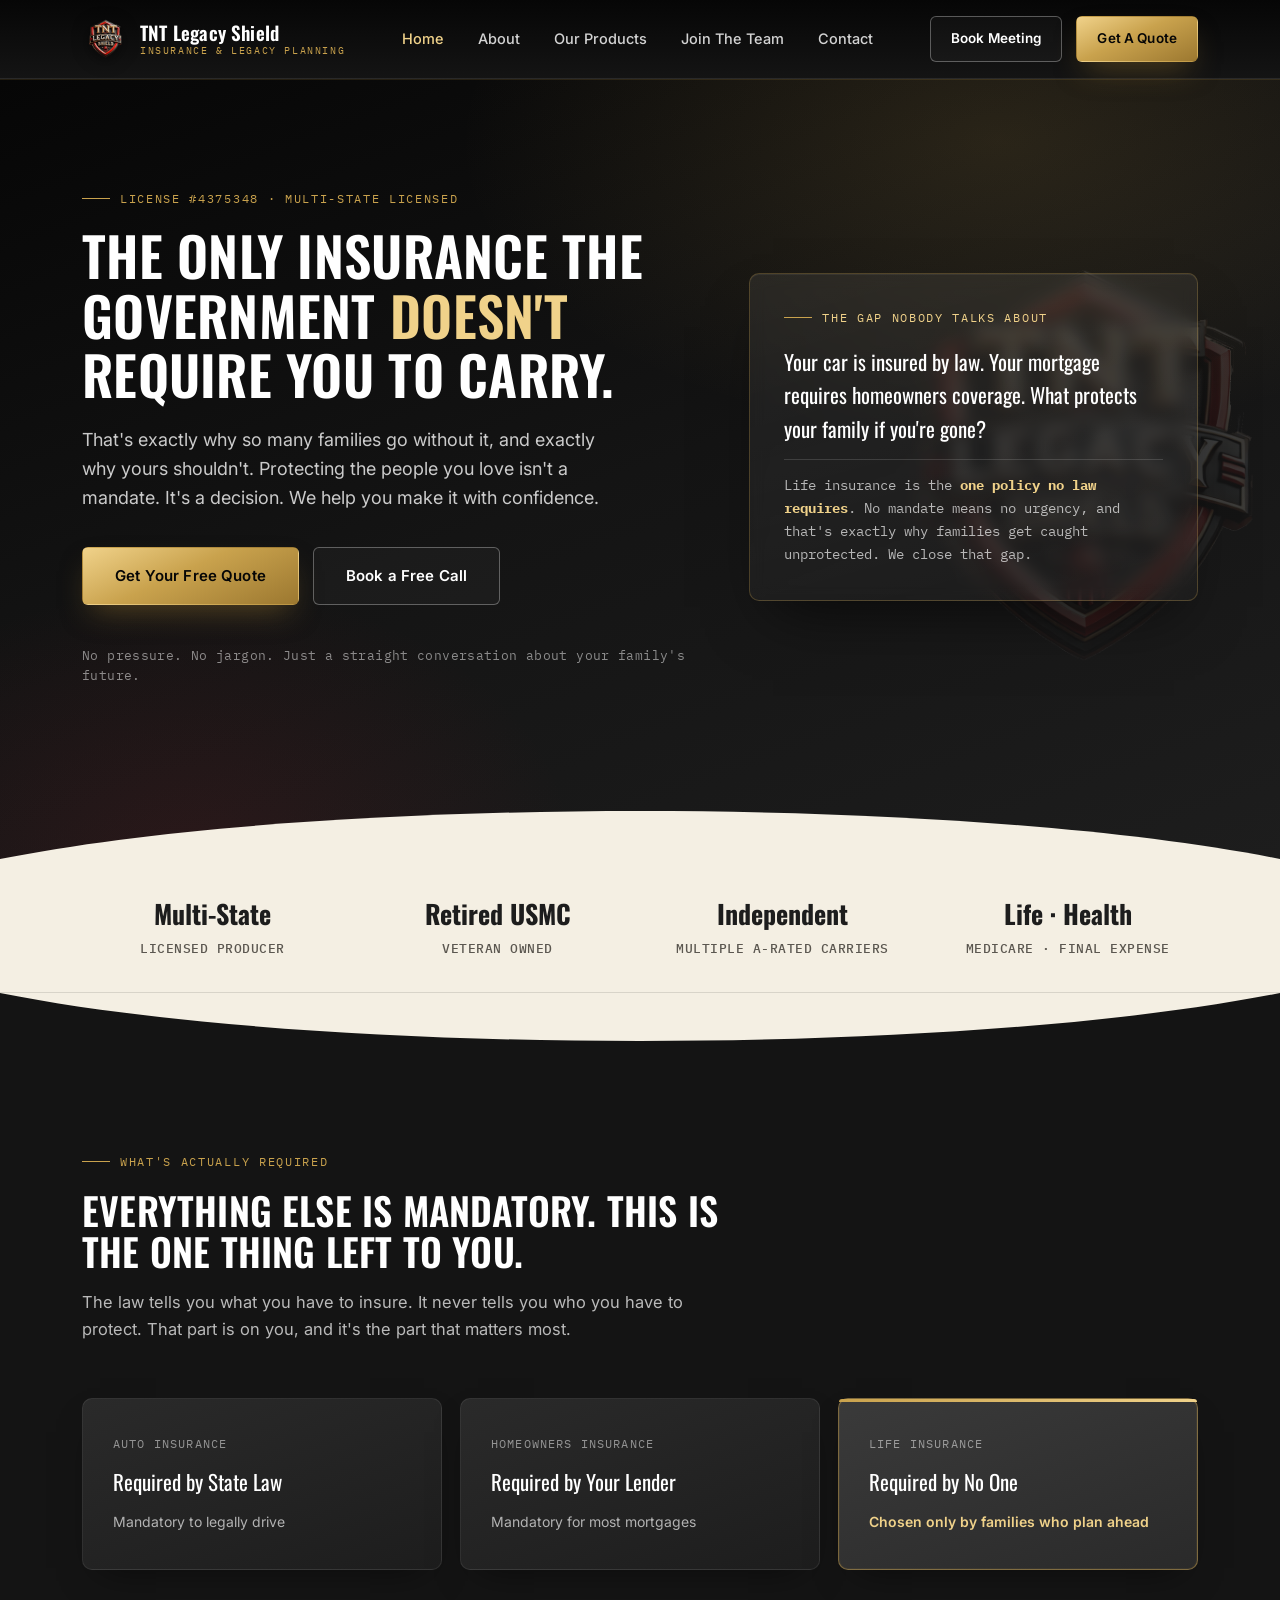
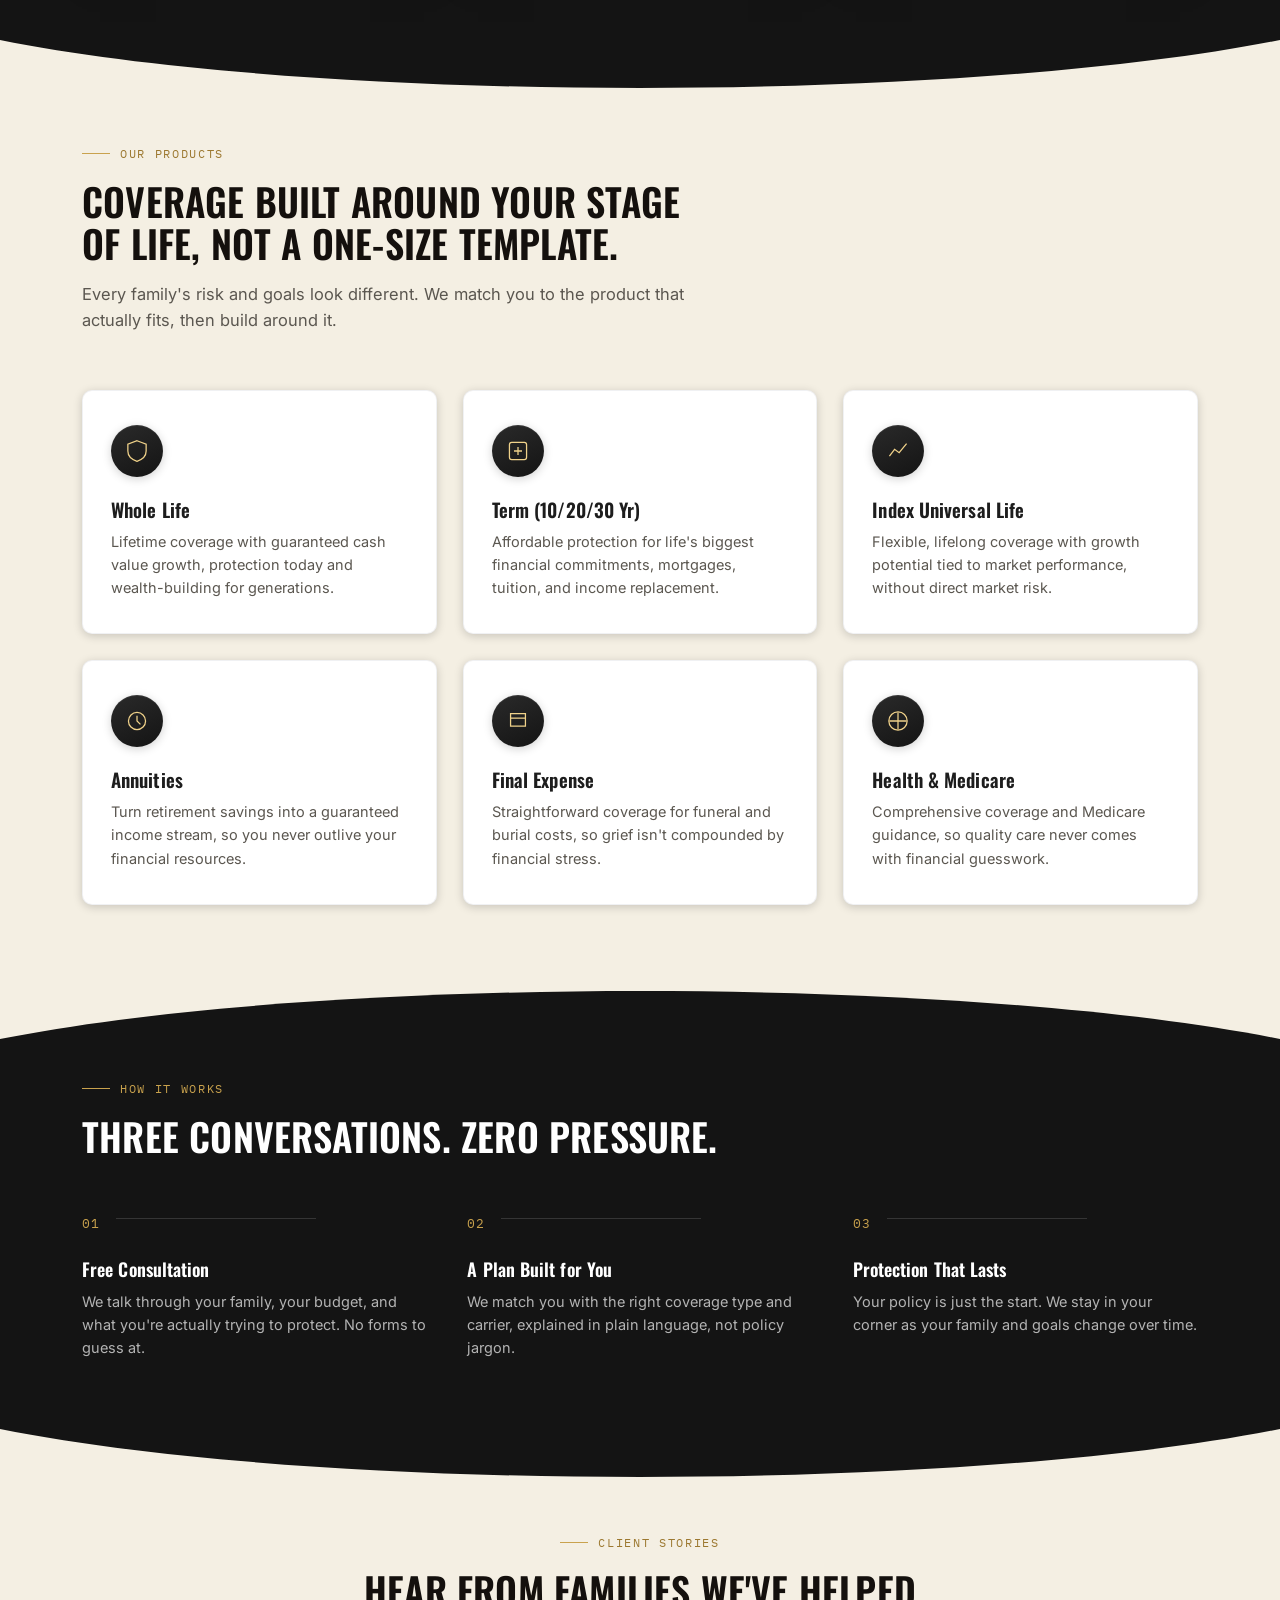
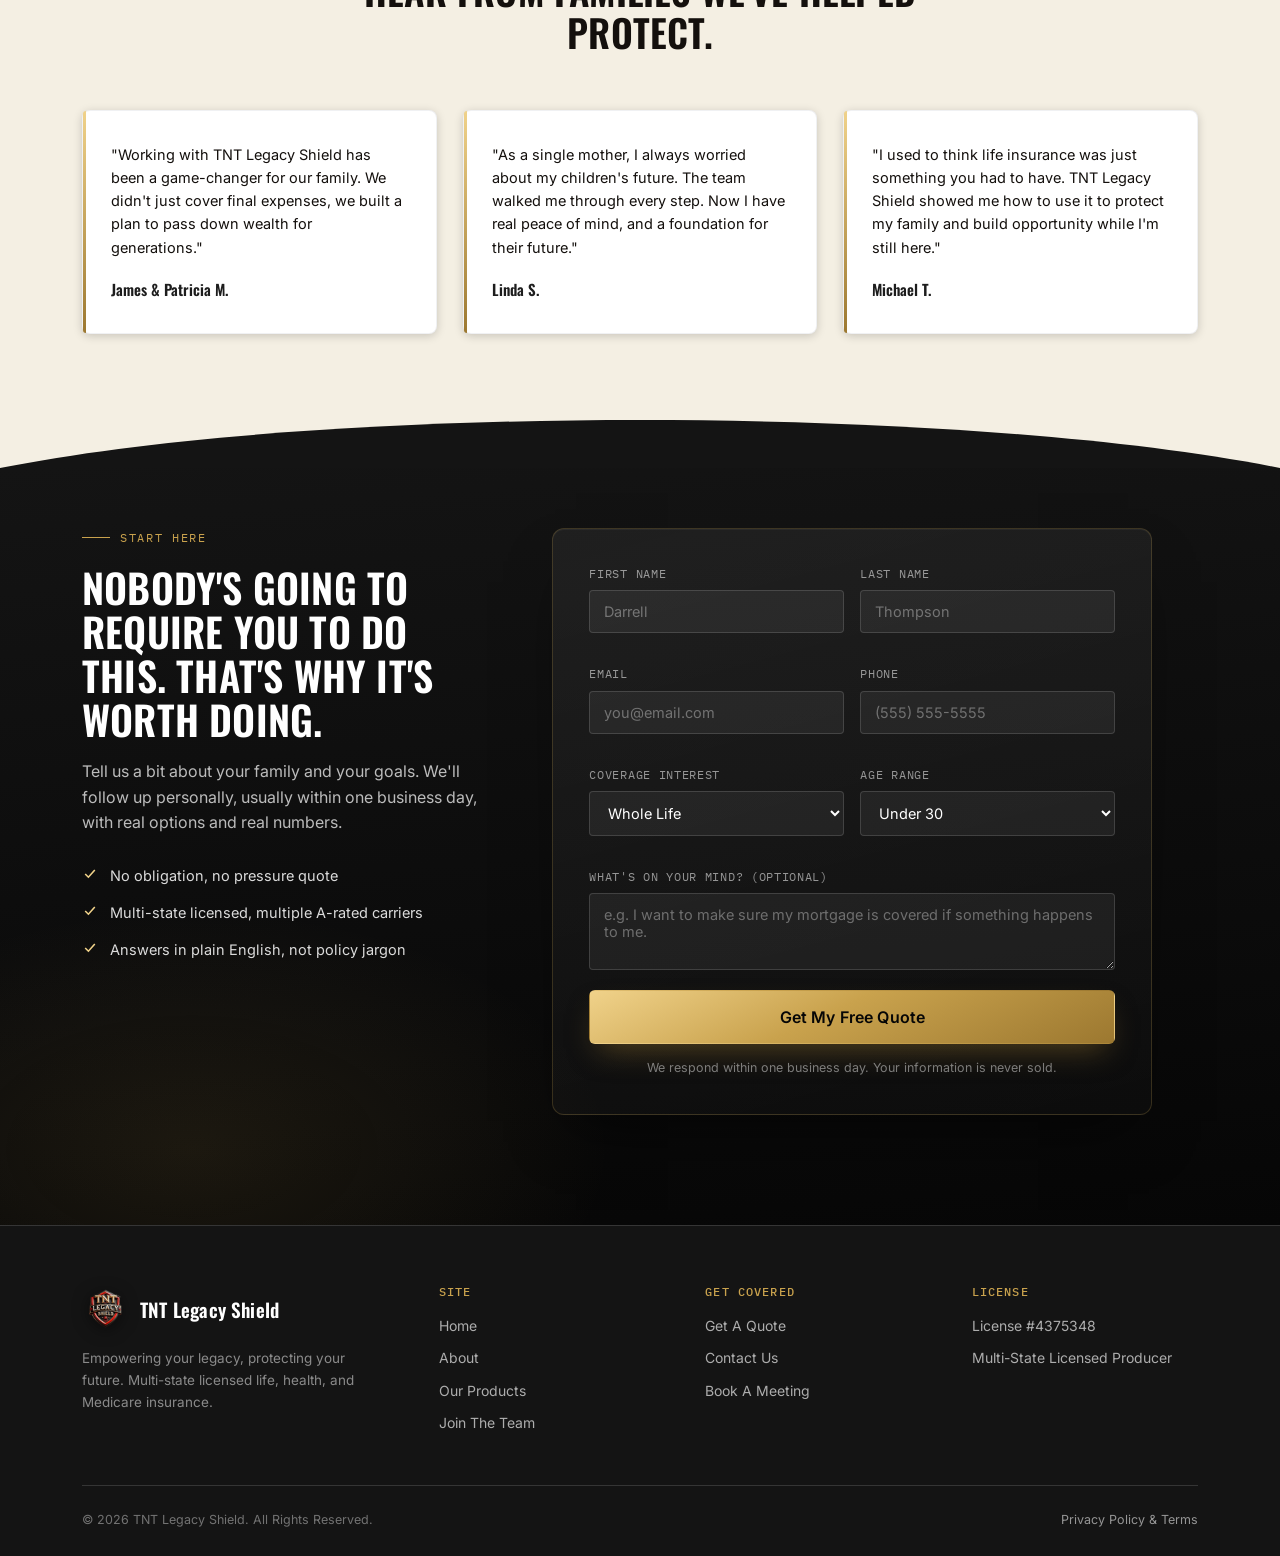
<file: index.html>
<!DOCTYPE html>
<html lang="en">
<head>
<meta charset="UTF-8">
<meta name="viewport" content="width=device-width, initial-scale=1.0">
<title>TNT Legacy Shield | Life, Health &amp; Legacy Insurance</title>
<meta name="description" content="Life insurance is the only coverage the government doesn't require you to have. TNT Legacy Shield helps families protect what matters most, and build lasting wealth along the way.">

<link rel="preconnect" href="https://fonts.googleapis.com">
<link rel="preconnect" href="https://fonts.gstatic.com" crossorigin>
<link href="https://fonts.googleapis.com/css2?family=Oswald:wght@500;600;700&family=Inter:wght@400;500;600;700&family=IBM+Plex+Mono:wght@400;500&display=swap" rel="stylesheet">
<link rel="stylesheet" href="css/style.css">
</head>
<body>

<!-- ============================================================
     HEADER
     ============================================================ -->
<header class="site-header">
  <nav class="nav wrap">
    <a href="index.html" class="logo">
      <img src="assets/logo.png" alt="TNT Legacy Shield" class="logo-badge">
      <span class="logo-text">TNT Legacy Shield<span>INSURANCE &amp; LEGACY PLANNING</span></span>
    </a>

    <div class="nav-links">
      <a href="index.html" class="active">Home</a>
      <a href="about.html">About</a>
      <a href="products.html">Our Products</a>
      <a href="join-the-team.html">Join The Team</a>
      <a href="contact.html">Contact</a>
    </div>

    <div class="nav-cta">
      <a href="book-meeting.html" class="btn btn-outline-dark btn-sm">Book Meeting</a>
      <a href="quote.html" class="btn btn-gold btn-sm">Get A Quote</a>
      <button class="nav-toggle" aria-label="Open menu">&#9776;</button>
    </div>
  </nav>
</header>

<!-- Mobile menu -->
<div class="mobile-menu">
  <div class="mobile-menu-top">
    <span class="logo-text" style="color:#fff;">TNT Legacy Shield</span>
    <button class="mobile-menu-close" aria-label="Close menu">&times;</button>
  </div>
  <a href="index.html">Home</a>
  <a href="about.html">About</a>
  <a href="products.html">Our Products</a>
  <a href="join-the-team.html">Join The Team</a>
  <a href="contact.html">Contact</a>
  <a href="quote.html">Get A Quote</a>
  <a href="book-meeting.html">Book Meeting</a>
</div>

<!-- ============================================================
     HERO
     ============================================================ -->
<section class="hero" style="padding-bottom:0;">
  <img class="hero-shield-bg" src="assets/logo.png" alt="" aria-hidden="true">

  <div class="wrap hero-grid" style="padding-bottom:110px;">
    <div class="reveal is-visible">
      <div class="eyebrow">License #4375348 &middot; Multi-State Licensed</div>
      <h1>The only insurance the government <em>doesn't</em> require you to carry.</h1>
      <p class="lead">That's exactly why so many families go without it, and exactly why yours shouldn't. Protecting the people you love isn't a mandate. It's a decision. We help you make it with confidence.</p>
      <div class="hero-actions">
        <a href="quote.html" class="btn btn-gold">Get Your Free Quote</a>
        <a href="book-meeting.html" class="btn btn-outline-dark">Book a Free Call</a>
      </div>
      <div class="hero-microcopy">No pressure. No jargon. Just a straight conversation about your family's future.</div>
    </div>

    <div class="hero-card reveal is-visible">
      <div class="eyebrow">The Gap Nobody Talks About</div>
      <div class="hero-card-question">Your car is insured by law. Your mortgage requires homeowners coverage. What protects your family if you're gone?</div>
      <div class="hero-card-answer">Life insurance is the <strong>one policy no law requires</strong>. No mandate means no urgency, and that's exactly why families get caught unprotected. We close that gap.</div>
    </div>
  </div>
  <div class="divider" aria-hidden="true">
    <svg viewBox="0 0 1440 64" preserveAspectRatio="none"><path d="M0,64 C360,0 1080,0 1440,64 L1440,64 L0,64 Z" fill="#F4EFE3"/></svg>
  </div>
</section>

<!-- ============================================================
     TRUST BAR
     ============================================================ -->
<section class="trust-bar">
  <div class="wrap trust-grid">
    <div class="trust-item"><strong>Multi-State</strong>Licensed Producer</div>
    <div class="trust-item"><strong>Retired USMC</strong>Veteran Owned</div>
    <div class="trust-item"><strong>Independent</strong>Multiple A-Rated Carriers</div>
    <div class="trust-item"><strong>Life &middot; Health</strong>Medicare &middot; Final Expense</div>
  </div>
</section>

<!-- ============================================================
     WHY SECTION — required vs not
     ============================================================ -->
<section class="section section-navy" style="padding-top:0; padding-bottom:0;">
  <div class="divider" aria-hidden="true" style="transform: scaleY(-1); margin-bottom: -1px;">
    <svg viewBox="0 0 1440 64" preserveAspectRatio="none"><path d="M0,64 C360,0 1080,0 1440,64 L1440,64 L0,64 Z" fill="#F4EFE3"/></svg>
  </div>
  <div class="wrap" style="padding-top:96px; padding-bottom:70px;">
    <div class="section-head reveal">
      <div class="eyebrow">What's Actually Required</div>
      <h2>Everything else is mandatory. This is the one thing left to you.</h2>
      <p>The law tells you what you have to insure. It never tells you who you have to protect. That part is on you, and it's the part that matters most.</p>
    </div>

    <div class="required-table reveal">
      <div class="required-cell">
        <div class="rc-label">Auto Insurance</div>
        <div class="rc-title">Required by State Law</div>
        <div class="rc-status">Mandatory to legally drive</div>
      </div>
      <div class="required-cell">
        <div class="rc-label">Homeowners Insurance</div>
        <div class="rc-title">Required by Your Lender</div>
        <div class="rc-status">Mandatory for most mortgages</div>
      </div>
      <div class="required-cell is-optional">
        <div class="rc-label">Life Insurance</div>
        <div class="rc-title">Required by No One</div>
        <div class="rc-status">Chosen only by families who plan ahead</div>
      </div>
    </div>
  </div>
  <div class="divider" aria-hidden="true">
    <svg viewBox="0 0 1440 64" preserveAspectRatio="none"><path d="M0,0 C360,64 1080,64 1440,0 L1440,64 L0,64 Z" fill="#F4EFE3"/></svg>
  </div>
</section>

<!-- ============================================================
     SERVICES
     ============================================================ -->
<section class="section section-cream" id="products" style="padding-top:40px; padding-bottom:0;">
  <div class="wrap" style="padding-bottom:70px;">
    <div class="section-head reveal">
      <div class="eyebrow" style="color:#9C7830;">Our Products</div>
      <h2>Coverage built around your stage of life, not a one-size template.</h2>
      <p>Every family's risk and goals look different. We match you to the product that actually fits, then build around it.</p>
    </div>

    <div class="services-grid">
      <div class="service-card reveal">
        <div class="service-icon-badge"><svg class="service-icon" viewBox="0 0 42 42" fill="none"><path d="M21 3 L37 9 V21 C37 30 30 36 21 39 C12 36 5 30 5 21 V9 Z" stroke="#F0D28A" stroke-width="2.2"/></svg></div>
        <h3>Whole Life</h3>
        <p>Lifetime coverage with guaranteed cash value growth, protection today and wealth-building for generations.</p>
      </div>
      <div class="service-card reveal">
        <div class="service-icon-badge"><svg class="service-icon" viewBox="0 0 42 42" fill="none"><rect x="6" y="6" width="30" height="30" rx="4" stroke="#F0D28A" stroke-width="2.2"/><path d="M14 21 H28 M21 14 V28" stroke="#F0D28A" stroke-width="2.2"/></svg></div>
        <h3>Term (10/20/30 Yr)</h3>
        <p>Affordable protection for life's biggest financial commitments, mortgages, tuition, and income replacement.</p>
      </div>
      <div class="service-card reveal">
        <div class="service-icon-badge"><svg class="service-icon" viewBox="0 0 42 42" fill="none"><path d="M6 30 L15 18 L23 24 L36 8" stroke="#F0D28A" stroke-width="2.2" fill="none"/></svg></div>
        <h3>Index Universal Life</h3>
        <p>Flexible, lifelong coverage with growth potential tied to market performance, without direct market risk.</p>
      </div>
      <div class="service-card reveal">
        <div class="service-icon-badge"><svg class="service-icon" viewBox="0 0 42 42" fill="none"><circle cx="21" cy="21" r="15" stroke="#F0D28A" stroke-width="2.2"/><path d="M21 12 V21 L27 27" stroke="#F0D28A" stroke-width="2.2"/></svg></div>
        <h3>Annuities</h3>
        <p>Turn retirement savings into a guaranteed income stream, so you never outlive your financial resources.</p>
      </div>
      <div class="service-card reveal">
        <div class="service-icon-badge"><svg class="service-icon" viewBox="0 0 42 42" fill="none"><path d="M8 8 H34 V30 H8 Z" stroke="#F0D28A" stroke-width="2.2"/><path d="M8 16 H34" stroke="#F0D28A" stroke-width="2.2"/></svg></div>
        <h3>Final Expense</h3>
        <p>Straightforward coverage for funeral and burial costs, so grief isn't compounded by financial stress.</p>
      </div>
      <div class="service-card reveal">
        <div class="service-icon-badge"><svg class="service-icon" viewBox="0 0 42 42" fill="none"><path d="M21 6 V36 M6 21 H36" stroke="#F0D28A" stroke-width="2.2"/><circle cx="21" cy="21" r="16" stroke="#F0D28A" stroke-width="2.2"/></svg></div>
        <h3>Health &amp; Medicare</h3>
        <p>Comprehensive coverage and Medicare guidance, so quality care never comes with financial guesswork.</p>
      </div>
    </div>
  </div>
  <div class="divider" aria-hidden="true">
    <svg viewBox="0 0 1440 64" preserveAspectRatio="none"><path d="M0,64 C360,0 1080,0 1440,64 L1440,64 L0,64 Z" fill="#141414"/></svg>
  </div>
</section>

<!-- ============================================================
     PROCESS
     ============================================================ -->
<section class="section section-navy" style="padding-top:40px; padding-bottom:0;">
  <div class="wrap" style="padding-bottom:70px;">
    <div class="section-head reveal">
      <div class="eyebrow">How It Works</div>
      <h2>Three conversations. Zero pressure.</h2>
    </div>
    <div class="process-list">
      <div class="process-item reveal">
        <h3>Free Consultation</h3>
        <p>We talk through your family, your budget, and what you're actually trying to protect. No forms to guess at.</p>
      </div>
      <div class="process-item reveal">
        <h3>A Plan Built for You</h3>
        <p>We match you with the right coverage type and carrier, explained in plain language, not policy jargon.</p>
      </div>
      <div class="process-item reveal">
        <h3>Protection That Lasts</h3>
        <p>Your policy is just the start. We stay in your corner as your family and goals change over time.</p>
      </div>
    </div>
  </div>
  <div class="divider" aria-hidden="true">
    <svg viewBox="0 0 1440 64" preserveAspectRatio="none"><path d="M0,0 C360,64 1080,64 1440,0 L1440,64 L0,64 Z" fill="#F4EFE3"/></svg>
  </div>
</section>

<!-- ============================================================
     TESTIMONIALS
     ============================================================ -->
<section class="section section-cream" style="padding-top:40px; padding-bottom:0;">
  <div class="wrap" style="padding-bottom:70px;">
    <div class="section-head center reveal" style="margin-left:auto; margin-right:auto;">
      <div class="eyebrow" style="color:#9C7830; justify-content:center;">Client Stories</div>
      <h2>Hear from families we've helped protect.</h2>
    </div>
    <div class="testimonial-grid">
      <div class="testimonial-card reveal">
        <p>"Working with TNT Legacy Shield has been a game-changer for our family. We didn't just cover final expenses, we built a plan to pass down wealth for generations."</p>
        <div class="testimonial-name">James &amp; Patricia M.</div>
      </div>
      <div class="testimonial-card reveal">
        <p>"As a single mother, I always worried about my children's future. The team walked me through every step. Now I have real peace of mind, and a foundation for their future."</p>
        <div class="testimonial-name">Linda S.</div>
      </div>
      <div class="testimonial-card reveal">
        <p>"I used to think life insurance was just something you had to have. TNT Legacy Shield showed me how to use it to protect my family and build opportunity while I'm still here."</p>
        <div class="testimonial-name">Michael T.</div>
      </div>
    </div>
  </div>
  <div class="divider" aria-hidden="true">
    <svg viewBox="0 0 1440 64" preserveAspectRatio="none"><path d="M0,64 C360,0 1080,0 1440,64 L1440,64 L0,64 Z" fill="#141414"/></svg>
  </div>
</section>

<!-- ============================================================
     QUOTE FORM / CTA
     ============================================================ -->
<section class="quote-section" id="quote" style="padding-top:60px;">
  <div class="wrap quote-grid">
    <div class="quote-copy reveal">
      <div class="eyebrow">Start Here</div>
      <h2>Nobody's going to require you to do this. That's why it's worth doing.</h2>
      <p>Tell us a bit about your family and your goals. We'll follow up personally, usually within one business day, with real options and real numbers.</p>
      <ul class="quote-points">
        <li><svg viewBox="0 0 20 20" fill="none"><path d="M4 10 L8 14 L16 5" stroke="#F0D28A" stroke-width="2"/></svg> No obligation, no pressure quote</li>
        <li><svg viewBox="0 0 20 20" fill="none"><path d="M4 10 L8 14 L16 5" stroke="#F0D28A" stroke-width="2"/></svg> Multi-state licensed, multiple A-rated carriers</li>
        <li><svg viewBox="0 0 20 20" fill="none"><path d="M4 10 L8 14 L16 5" stroke="#F0D28A" stroke-width="2"/></svg> Answers in plain English, not policy jargon</li>
      </ul>
    </div>

    <form class="quote-form reveal js-lead-form" id="quote-form" data-endpoint="https://formspree.io/f/xeajgnlb">
      <input type="hidden" name="_subject" value="New Quote Request — TNT Legacy Shield">
      <div class="form-row">
        <div class="form-field">
          <label for="fname">First Name</label>
          <input type="text" id="fname" name="First Name" required placeholder="Darrell">
        </div>
        <div class="form-field">
          <label for="lname">Last Name</label>
          <input type="text" id="lname" name="Last Name" required placeholder="Thompson">
        </div>
      </div>
      <div class="form-row">
        <div class="form-field">
          <label for="email">Email</label>
          <input type="email" id="email" name="Email" required placeholder="you@email.com">
        </div>
        <div class="form-field">
          <label for="phone">Phone</label>
          <input type="tel" id="phone" name="Phone" required placeholder="(555) 555-5555">
        </div>
      </div>
      <div class="form-row">
        <div class="form-field">
          <label for="coverage">Coverage Interest</label>
          <select id="coverage" name="Coverage Interest">
            <option>Whole Life</option>
            <option>Term Life</option>
            <option>Index Universal Life</option>
            <option>Annuities</option>
            <option>Final Expense</option>
            <option>Health / Medicare</option>
            <option>Not sure yet</option>
          </select>
        </div>
        <div class="form-field">
          <label for="age">Age Range</label>
          <select id="age" name="Age Range">
            <option>Under 30</option>
            <option>30&ndash;39</option>
            <option>40&ndash;49</option>
            <option>50&ndash;59</option>
            <option>60+</option>
          </select>
        </div>
      </div>
      <div class="form-field">
        <label for="message">What's on your mind? (optional)</label>
        <textarea id="message" name="Message" rows="3" placeholder="e.g. I want to make sure my mortgage is covered if something happens to me."></textarea>
      </div>
      <button type="submit" class="btn btn-gold form-submit">Get My Free Quote</button>
      <div class="form-note">We respond within one business day. Your information is never sold.</div>
    </form>
  </div>
</section>

<!-- ============================================================
     FOOTER
     ============================================================ -->
<footer class="site-footer">
  <div class="wrap">
    <div class="footer-grid">
      <div class="footer-brand">
        <a href="index.html" class="logo">
          <img src="assets/logo.png" alt="TNT Legacy Shield" class="logo-badge">
          <span class="logo-text">TNT Legacy Shield</span>
        </a>
        <p>Empowering your legacy, protecting your future. Multi-state licensed life, health, and Medicare insurance.</p>
      </div>
      <div class="footer-col">
        <h4>Site</h4>
        <a href="index.html">Home</a>
        <a href="about.html">About</a>
        <a href="products.html">Our Products</a>
        <a href="join-the-team.html">Join The Team</a>
      </div>
      <div class="footer-col">
        <h4>Get Covered</h4>
        <a href="quote.html">Get A Quote</a>
        <a href="contact.html">Contact Us</a>
        <a href="book-meeting.html">Book A Meeting</a>
      </div>
      <div class="footer-col">
        <h4>License</h4>
        <span>License #4375348</span>
        <span>Multi-State Licensed Producer</span>
      </div>
    </div>
    <div class="footer-bottom">
      <span>&copy; 2026 TNT Legacy Shield. All Rights Reserved.</span>
      <a href="contact.html">Privacy Policy &amp; Terms</a>
    </div>
  </div>
</footer>

<script src="js/main.js"></script>
</body>
</html>
</file>
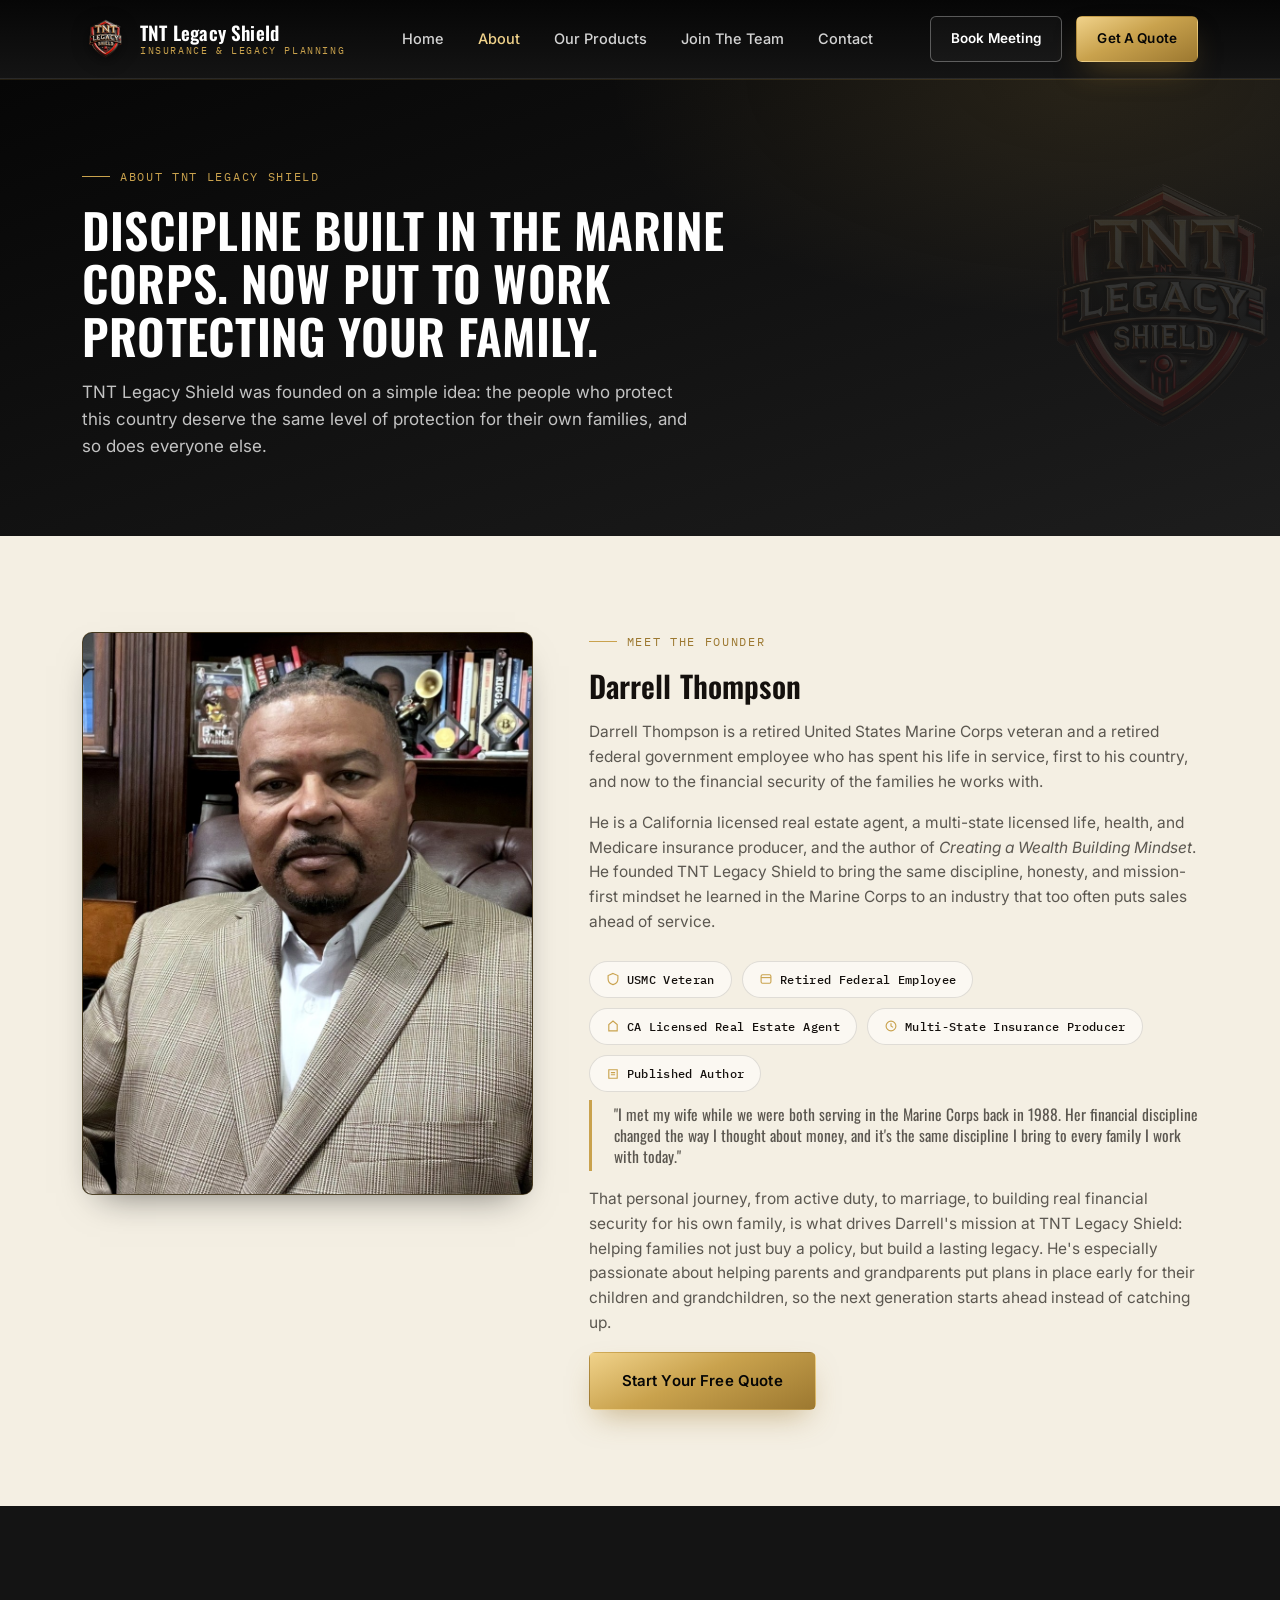
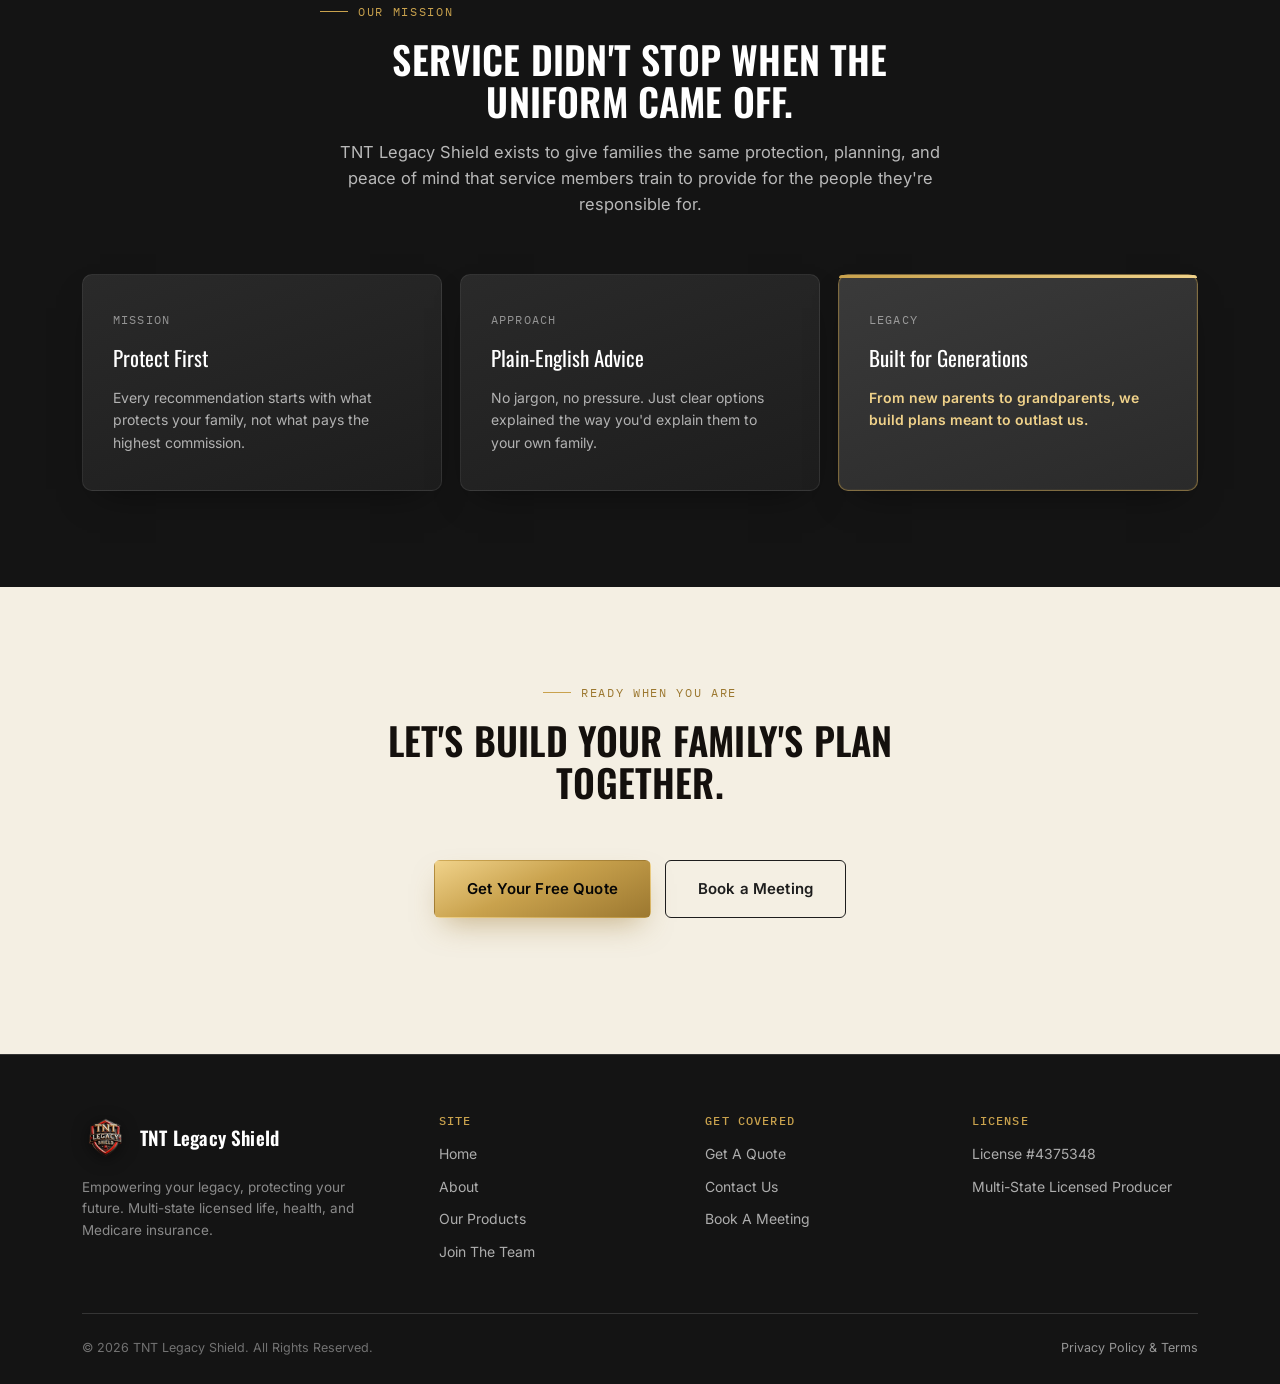
<file: about.html>
<!DOCTYPE html>
<html lang="en">
<head>
<meta charset="UTF-8">
<meta name="viewport" content="width=device-width, initial-scale=1.0">
<title>About Darrell Thompson | TNT Legacy Shield</title>
<meta name="description" content="Retired USMC veteran, multi-state licensed insurance producer, and founder of TNT Legacy Shield. Learn the mission behind the mission.">

<link rel="preconnect" href="https://fonts.googleapis.com">
<link rel="preconnect" href="https://fonts.gstatic.com" crossorigin>
<link href="https://fonts.googleapis.com/css2?family=Oswald:wght@500;600;700&family=Inter:wght@400;500;600;700&family=IBM+Plex+Mono:wght@400;500&display=swap" rel="stylesheet">
<link rel="stylesheet" href="css/style.css">
</head>
<body>
<!-- ============================================================
     HEADER
     ============================================================ -->
<header class="site-header">
  <nav class="nav wrap">
    <a href="index.html" class="logo">
      <img src="assets/logo.png" alt="TNT Legacy Shield" class="logo-badge">
      <span class="logo-text">TNT Legacy Shield<span>INSURANCE &amp; LEGACY PLANNING</span></span>
    </a>

    <div class="nav-links">
      <a href="index.html">Home</a>
      <a href="about.html" class="active">About</a>
      <a href="products.html">Our Products</a>
      <a href="join-the-team.html">Join The Team</a>
      <a href="contact.html">Contact</a>
    </div>

    <div class="nav-cta">
      <a href="book-meeting.html" class="btn btn-outline-dark btn-sm">Book Meeting</a>
      <a href="quote.html" class="btn btn-gold btn-sm">Get A Quote</a>
      <button class="nav-toggle" aria-label="Open menu">&#9776;</button>
    </div>
  </nav>
</header>

<!-- Mobile menu -->
<div class="mobile-menu">
  <div class="mobile-menu-top">
    <span class="logo-text" style="color:#fff;">TNT Legacy Shield</span>
    <button class="mobile-menu-close" aria-label="Close menu">&times;</button>
  </div>
  <a href="index.html">Home</a>
  <a href="about.html">About</a>
  <a href="products.html">Our Products</a>
  <a href="join-the-team.html">Join The Team</a>
  <a href="contact.html">Contact</a>
  <a href="quote.html">Get A Quote</a>
  <a href="book-meeting.html">Book Meeting</a>
</div>
<section class="page-hero">
  <img class="page-hero-badge" src="assets/logo.png" alt="" aria-hidden="true">
  <div class="wrap">
    <div class="eyebrow">About TNT Legacy Shield</div>
    <h1>Discipline built in the Marine Corps. Now put to work protecting your family.</h1>
    <p class="lead">TNT Legacy Shield was founded on a simple idea: the people who protect this country deserve the same level of protection for their own families, and so does everyone else.</p>
  </div>
</section>

<section class="section section-cream">
  <div class="wrap">
    <div class="bio-grid">
      <div class="reveal">
        <div class="bio-photo-frame">
          <img src="assets/darrell-office-v2.jpg" alt="Darrell Thompson, Founder of TNT Legacy Shield">
        </div>
      </div>

      <div class="bio-text reveal">
        <div class="eyebrow" style="color:#9C7830;">Meet the Founder</div>
        <h2>Darrell Thompson</h2>
        <p>Darrell Thompson is a retired United States Marine Corps veteran and a retired federal government employee who has spent his life in service, first to his country, and now to the financial security of the families he works with.</p>
        <p>He is a California licensed real estate agent, a multi-state licensed life, health, and Medicare insurance producer, and the author of <em style="font-style:italic;">Creating a Wealth Building Mindset</em>. He founded TNT Legacy Shield to bring the same discipline, honesty, and mission-first mindset he learned in the Marine Corps to an industry that too often puts sales ahead of service.</p>

        <div class="credential-row">
          <span class="credential-pill"><svg viewBox="0 0 20 20" fill="none" stroke="#C9A24D" stroke-width="1.6"><path d="M10 2 L17 5 V10 C17 14 14 17 10 18 C6 17 3 14 3 10 V5 Z"/></svg> USMC Veteran</span>
          <span class="credential-pill"><svg viewBox="0 0 20 20" fill="none" stroke="#C9A24D" stroke-width="1.6"><rect x="3" y="4" width="14" height="12" rx="2"/><path d="M3 8 H17"/></svg> Retired Federal Employee</span>
          <span class="credential-pill"><svg viewBox="0 0 20 20" fill="none" stroke="#C9A24D" stroke-width="1.6"><path d="M4 17 V8 L10 3 L16 8 V17 Z"/></svg> CA Licensed Real Estate Agent</span>
          <span class="credential-pill"><svg viewBox="0 0 20 20" fill="none" stroke="#C9A24D" stroke-width="1.6"><circle cx="10" cy="10" r="7"/><path d="M10 6 V10 L13 12"/></svg> Multi-State Insurance Producer</span>
          <span class="credential-pill"><svg viewBox="0 0 20 20" fill="none" stroke="#C9A24D" stroke-width="1.6"><path d="M4 4 H16 V16 H4 Z"/><path d="M7 8 H13 M7 11 H13"/></svg> Published Author</span>
        </div>

        <p class="pullquote">"I met my wife while we were both serving in the Marine Corps back in 1988. Her financial discipline changed the way I thought about money, and it's the same discipline I bring to every family I work with today."</p>

        <p>That personal journey, from active duty, to marriage, to building real financial security for his own family, is what drives Darrell's mission at TNT Legacy Shield: helping families not just buy a policy, but build a lasting legacy. He's especially passionate about helping parents and grandparents put plans in place early for their children and grandchildren, so the next generation starts ahead instead of catching up.</p>

        <a href="quote.html" class="btn btn-gold">Start Your Free Quote</a>
      </div>
    </div>
  </div>
</section>

<section class="section section-navy">
  <div class="wrap">
    <div class="section-head center reveal mx-auto">
      <div class="eyebrow">Our Mission</div>
      <h2>Service didn't stop when the uniform came off.</h2>
      <p>TNT Legacy Shield exists to give families the same protection, planning, and peace of mind that service members train to provide for the people they're responsible for.</p>
    </div>

    <div class="required-table reveal">
      <div class="required-cell">
        <div class="rc-label">Mission</div>
        <div class="rc-title">Protect First</div>
        <div class="rc-status">Every recommendation starts with what protects your family, not what pays the highest commission.</div>
      </div>
      <div class="required-cell">
        <div class="rc-label">Approach</div>
        <div class="rc-title">Plain-English Advice</div>
        <div class="rc-status">No jargon, no pressure. Just clear options explained the way you'd explain them to your own family.</div>
      </div>
      <div class="required-cell is-optional">
        <div class="rc-label">Legacy</div>
        <div class="rc-title">Built for Generations</div>
        <div class="rc-status">From new parents to grandparents, we build plans meant to outlast us.</div>
      </div>
    </div>
  </div>
</section>

<section class="section section-cream">
  <div class="wrap text-center">
    <div class="section-head center reveal mx-auto">
      <div class="eyebrow" style="color:#9C7830; justify-content:center;">Ready When You Are</div>
      <h2>Let's build your family's plan together.</h2>
    </div>
    <div class="hero-actions" style="justify-content:center;">
      <a href="quote.html" class="btn btn-gold">Get Your Free Quote</a>
      <a href="book-meeting.html" class="btn btn-outline-light">Book a Meeting</a>
    </div>
  </div>
</section>

<!-- ============================================================
     FOOTER
     ============================================================ -->
<footer class="site-footer">
  <div class="wrap">
    <div class="footer-grid">
      <div class="footer-brand">
        <a href="index.html" class="logo">
          <img src="assets/logo.png" alt="TNT Legacy Shield" class="logo-badge">
          <span class="logo-text">TNT Legacy Shield</span>
        </a>
        <p>Empowering your legacy, protecting your future. Multi-state licensed life, health, and Medicare insurance.</p>
      </div>
      <div class="footer-col">
        <h4>Site</h4>
        <a href="index.html">Home</a>
        <a href="about.html">About</a>
        <a href="products.html">Our Products</a>
        <a href="join-the-team.html">Join The Team</a>
      </div>
      <div class="footer-col">
        <h4>Get Covered</h4>
        <a href="quote.html">Get A Quote</a>
        <a href="contact.html">Contact Us</a>
        <a href="book-meeting.html">Book A Meeting</a>
      </div>
      <div class="footer-col">
        <h4>License</h4>
        <span>License #4375348</span>
        <span>Multi-State Licensed Producer</span>
      </div>
    </div>
    <div class="footer-bottom">
      <span>&copy; 2026 TNT Legacy Shield. All Rights Reserved.</span>
      <a href="contact.html">Privacy Policy &amp; Terms</a>
    </div>
  </div>
</footer>

<script src="js/main.js"></script>
</body>
</html>
</file>
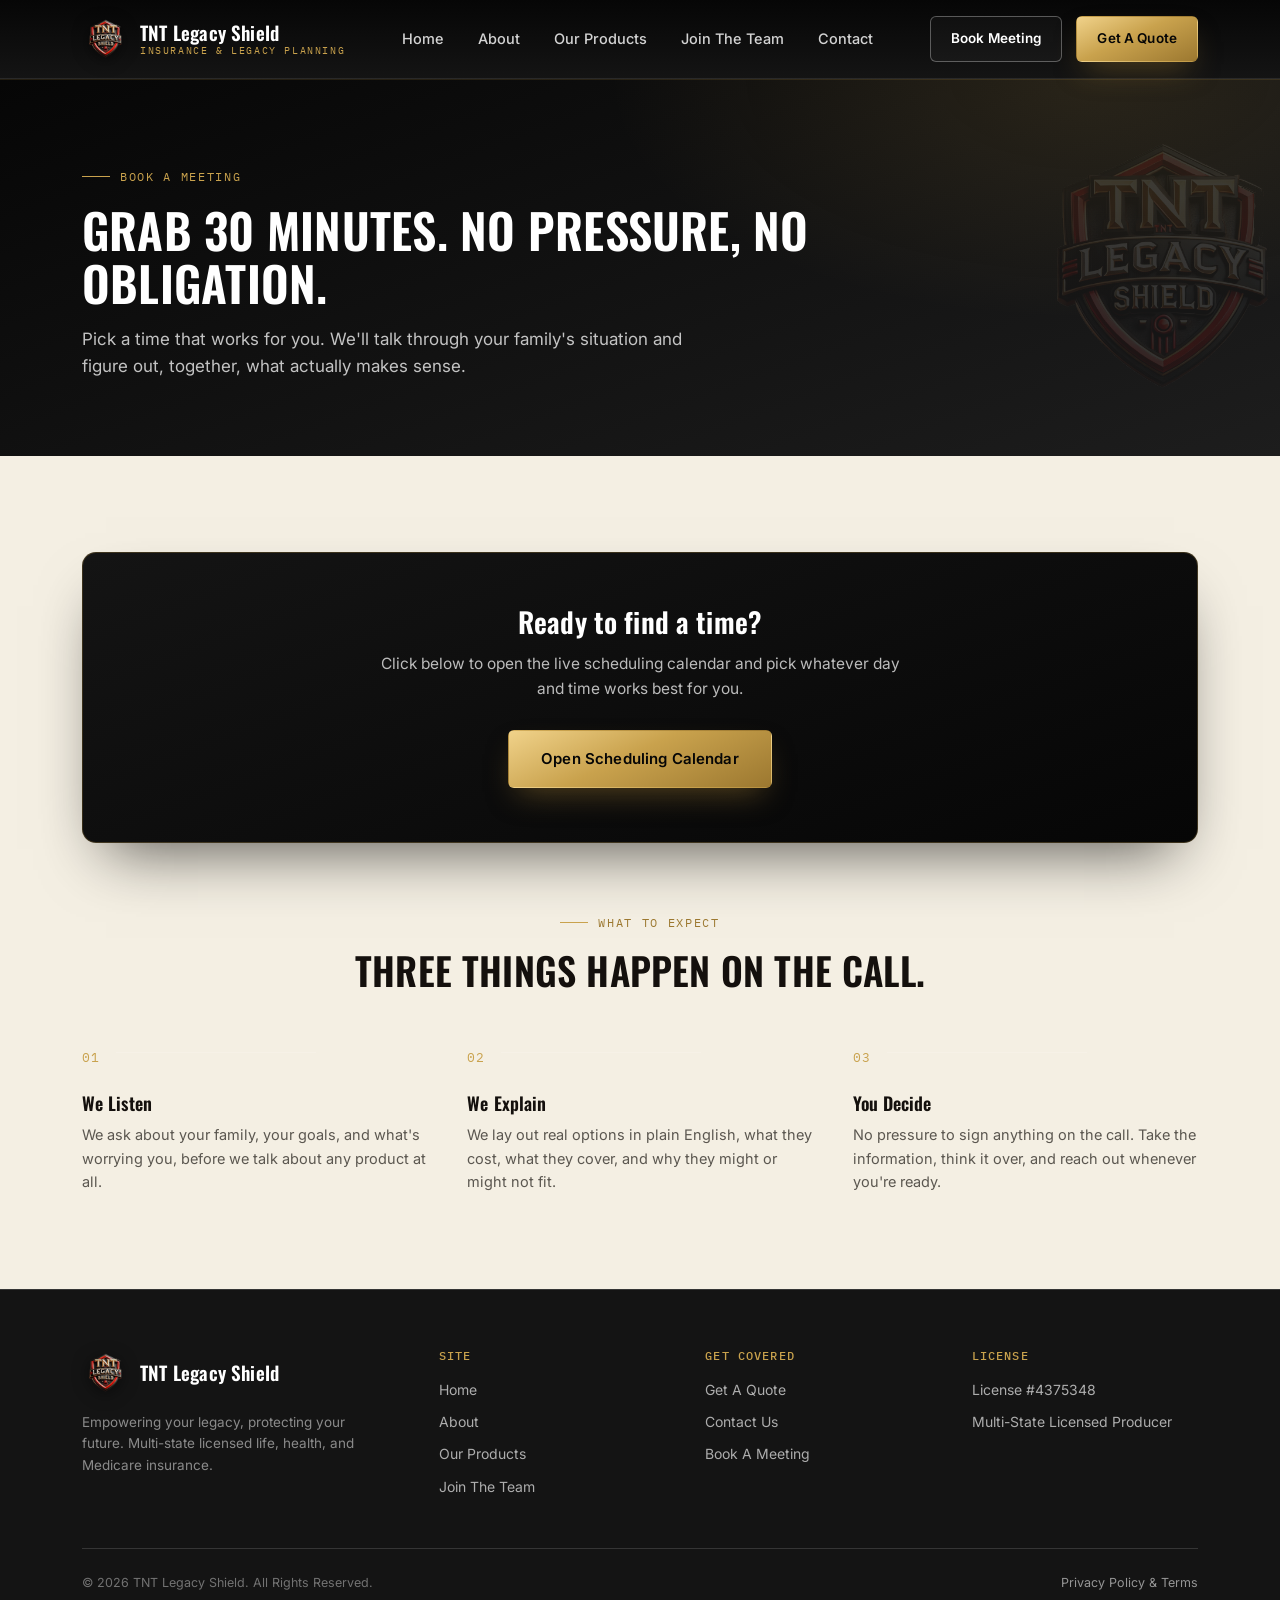
<file: book-meeting.html>
<!DOCTYPE html>
<html lang="en">
<head>
<meta charset="UTF-8">
<meta name="viewport" content="width=device-width, initial-scale=1.0">
<title>Book A Meeting | TNT Legacy Shield</title>
<meta name="description" content="Schedule a free, no-obligation 20-minute call with Darrell Thompson to talk through your family's coverage options.">

<link rel="preconnect" href="https://fonts.googleapis.com">
<link rel="preconnect" href="https://fonts.gstatic.com" crossorigin>
<link href="https://fonts.googleapis.com/css2?family=Oswald:wght@500;600;700&family=Inter:wght@400;500;600;700&family=IBM+Plex+Mono:wght@400;500&display=swap" rel="stylesheet">
<link rel="stylesheet" href="css/style.css">
</head>
<body>
<!-- ============================================================
     HEADER
     ============================================================ -->
<header class="site-header">
  <nav class="nav wrap">
    <a href="index.html" class="logo">
      <img src="assets/logo.png" alt="TNT Legacy Shield" class="logo-badge">
      <span class="logo-text">TNT Legacy Shield<span>INSURANCE &amp; LEGACY PLANNING</span></span>
    </a>

    <div class="nav-links">
      <a href="index.html">Home</a>
      <a href="about.html">About</a>
      <a href="products.html">Our Products</a>
      <a href="join-the-team.html">Join The Team</a>
      <a href="contact.html">Contact</a>
    </div>

    <div class="nav-cta">
      <a href="book-meeting.html" class="btn btn-outline-dark btn-sm">Book Meeting</a>
      <a href="quote.html" class="btn btn-gold btn-sm">Get A Quote</a>
      <button class="nav-toggle" aria-label="Open menu">&#9776;</button>
    </div>
  </nav>
</header>

<!-- Mobile menu -->
<div class="mobile-menu">
  <div class="mobile-menu-top">
    <span class="logo-text" style="color:#fff;">TNT Legacy Shield</span>
    <button class="mobile-menu-close" aria-label="Close menu">&times;</button>
  </div>
  <a href="index.html">Home</a>
  <a href="about.html">About</a>
  <a href="products.html">Our Products</a>
  <a href="join-the-team.html">Join The Team</a>
  <a href="contact.html">Contact</a>
  <a href="quote.html">Get A Quote</a>
  <a href="book-meeting.html">Book Meeting</a>
</div>
<section class="page-hero">
  <img class="page-hero-badge" src="assets/logo.png" alt="" aria-hidden="true">
  <div class="wrap">
    <div class="eyebrow">Book A Meeting</div>
    <h1>Grab 30 minutes. No pressure, no obligation.</h1>
    <p class="lead">Pick a time that works for you. We'll talk through your family's situation and figure out, together, what actually makes sense.</p>
  </div>
</section>

<section class="section section-cream">
  <div class="wrap">
    <div class="cta-band reveal">
      <h2>Ready to find a time?</h2>
      <p>Click below to open the live scheduling calendar and pick whatever day and time works best for you.</p>
      <a href="https://calendly.com/tntlegacyshield-info/30min" target="_blank" rel="noopener" class="btn btn-gold">Open Scheduling Calendar</a>
    </div>

    <div class="section-head center reveal mx-auto" style="margin-top:70px;">
      <div class="eyebrow" style="color:#9C7830; justify-content:center;">What To Expect</div>
      <h2>Three things happen on the call.</h2>
    </div>
    <div class="process-list" style="counter-reset: step;">
      <div class="process-item reveal" style="color:var(--ink);">
        <h3 style="color:var(--ink);">We Listen</h3>
        <p style="color:var(--slate);">We ask about your family, your goals, and what's worrying you, before we talk about any product at all.</p>
      </div>
      <div class="process-item reveal">
        <h3 style="color:var(--ink);">We Explain</h3>
        <p style="color:var(--slate);">We lay out real options in plain English, what they cost, what they cover, and why they might or might not fit.</p>
      </div>
      <div class="process-item reveal">
        <h3 style="color:var(--ink);">You Decide</h3>
        <p style="color:var(--slate);">No pressure to sign anything on the call. Take the information, think it over, and reach out whenever you're ready.</p>
      </div>
    </div>
  </div>
</section>

<!-- ============================================================
     FOOTER
     ============================================================ -->
<footer class="site-footer">
  <div class="wrap">
    <div class="footer-grid">
      <div class="footer-brand">
        <a href="index.html" class="logo">
          <img src="assets/logo.png" alt="TNT Legacy Shield" class="logo-badge">
          <span class="logo-text">TNT Legacy Shield</span>
        </a>
        <p>Empowering your legacy, protecting your future. Multi-state licensed life, health, and Medicare insurance.</p>
      </div>
      <div class="footer-col">
        <h4>Site</h4>
        <a href="index.html">Home</a>
        <a href="about.html">About</a>
        <a href="products.html">Our Products</a>
        <a href="join-the-team.html">Join The Team</a>
      </div>
      <div class="footer-col">
        <h4>Get Covered</h4>
        <a href="quote.html">Get A Quote</a>
        <a href="contact.html">Contact Us</a>
        <a href="book-meeting.html">Book A Meeting</a>
      </div>
      <div class="footer-col">
        <h4>License</h4>
        <span>License #4375348</span>
        <span>Multi-State Licensed Producer</span>
      </div>
    </div>
    <div class="footer-bottom">
      <span>&copy; 2026 TNT Legacy Shield. All Rights Reserved.</span>
      <a href="contact.html">Privacy Policy &amp; Terms</a>
    </div>
  </div>
</footer>

<script src="js/main.js"></script>
</body>
</html>
</file>
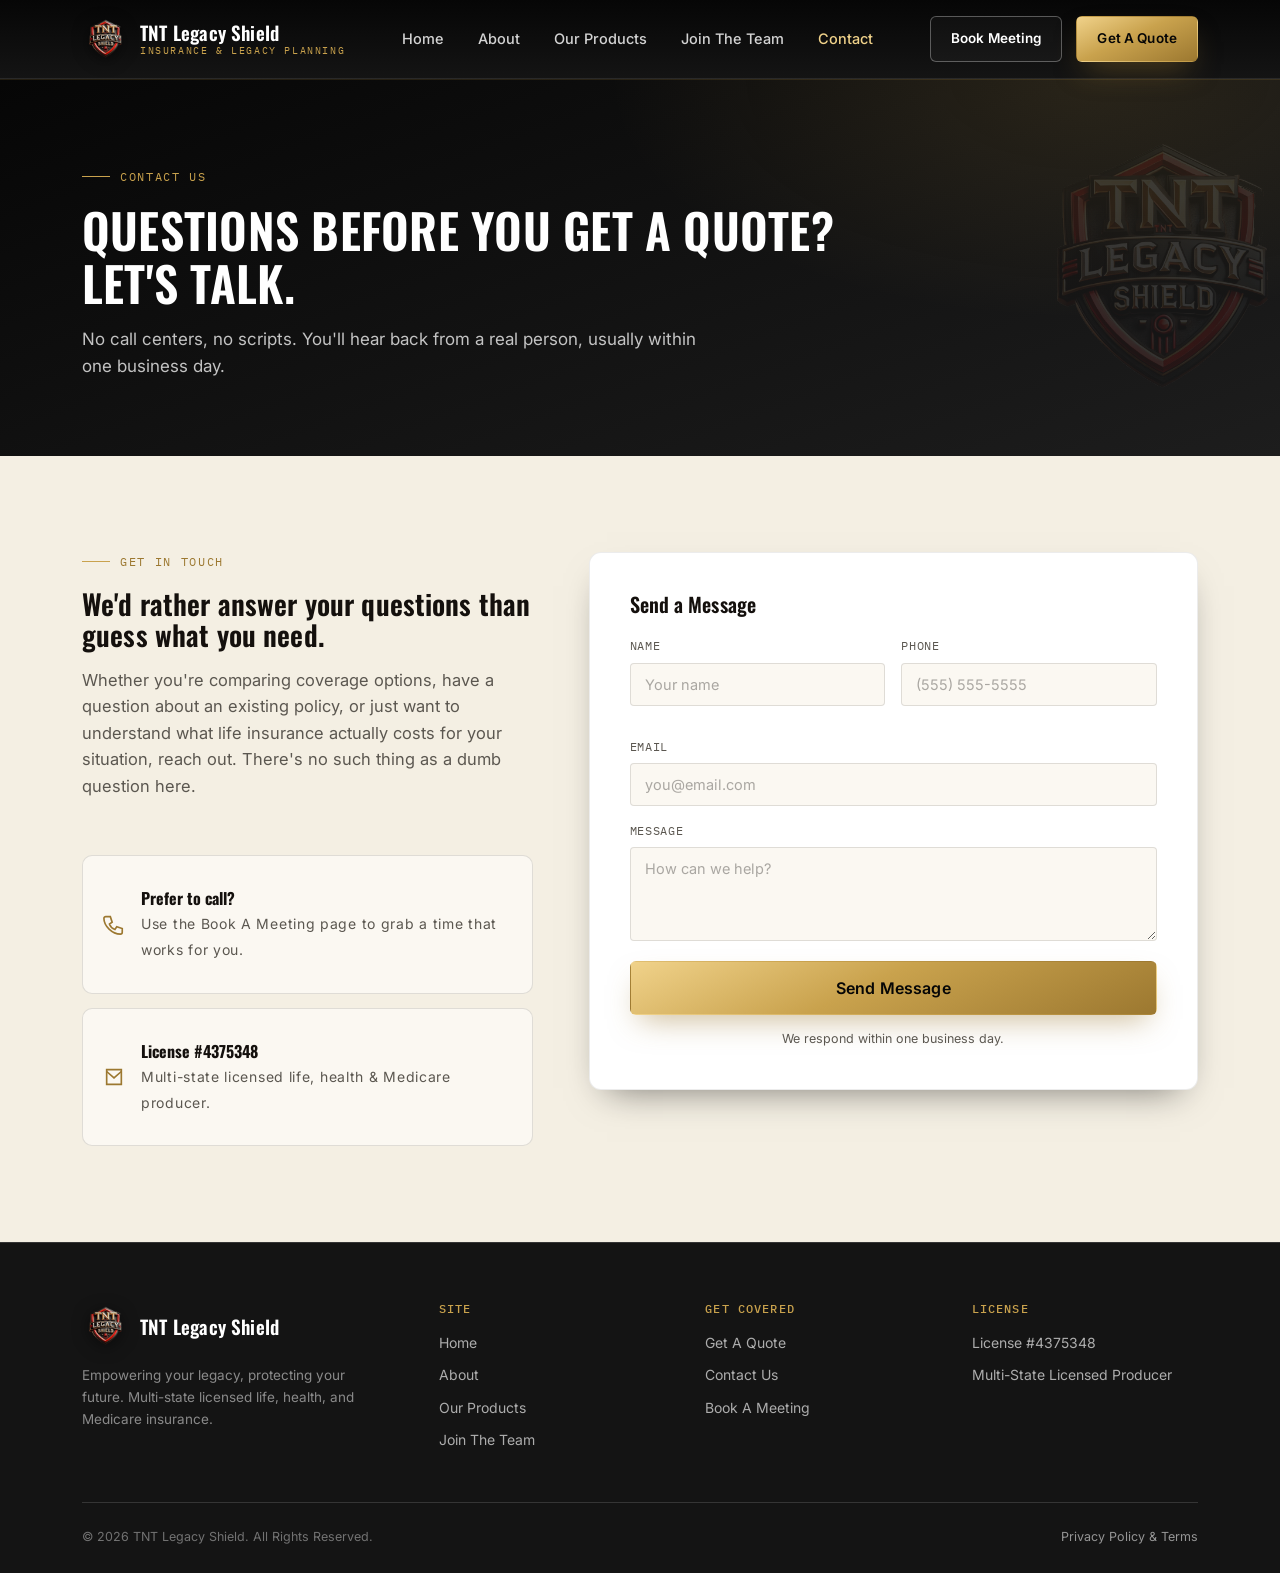
<file: contact.html>
<!DOCTYPE html>
<html lang="en">
<head>
<meta charset="UTF-8">
<meta name="viewport" content="width=device-width, initial-scale=1.0">
<title>Contact Us | TNT Legacy Shield</title>
<meta name="description" content="Questions about coverage or an existing policy? Reach out to TNT Legacy Shield, multi-state licensed producer, License #4375348.">

<link rel="preconnect" href="https://fonts.googleapis.com">
<link rel="preconnect" href="https://fonts.gstatic.com" crossorigin>
<link href="https://fonts.googleapis.com/css2?family=Oswald:wght@500;600;700&family=Inter:wght@400;500;600;700&family=IBM+Plex+Mono:wght@400;500&display=swap" rel="stylesheet">
<link rel="stylesheet" href="css/style.css">
</head>
<body>
<!-- ============================================================
     HEADER
     ============================================================ -->
<header class="site-header">
  <nav class="nav wrap">
    <a href="index.html" class="logo">
      <img src="assets/logo.png" alt="TNT Legacy Shield" class="logo-badge">
      <span class="logo-text">TNT Legacy Shield<span>INSURANCE &amp; LEGACY PLANNING</span></span>
    </a>

    <div class="nav-links">
      <a href="index.html">Home</a>
      <a href="about.html">About</a>
      <a href="products.html">Our Products</a>
      <a href="join-the-team.html">Join The Team</a>
      <a href="contact.html" class="active">Contact</a>
    </div>

    <div class="nav-cta">
      <a href="book-meeting.html" class="btn btn-outline-dark btn-sm">Book Meeting</a>
      <a href="quote.html" class="btn btn-gold btn-sm">Get A Quote</a>
      <button class="nav-toggle" aria-label="Open menu">&#9776;</button>
    </div>
  </nav>
</header>

<!-- Mobile menu -->
<div class="mobile-menu">
  <div class="mobile-menu-top">
    <span class="logo-text" style="color:#fff;">TNT Legacy Shield</span>
    <button class="mobile-menu-close" aria-label="Close menu">&times;</button>
  </div>
  <a href="index.html">Home</a>
  <a href="about.html">About</a>
  <a href="products.html">Our Products</a>
  <a href="join-the-team.html">Join The Team</a>
  <a href="contact.html">Contact</a>
  <a href="quote.html">Get A Quote</a>
  <a href="book-meeting.html">Book Meeting</a>
</div>
<section class="page-hero">
  <img class="page-hero-badge" src="assets/logo.png" alt="" aria-hidden="true">
  <div class="wrap">
    <div class="eyebrow">Contact Us</div>
    <h1>Questions before you get a quote? Let's talk.</h1>
    <p class="lead">No call centers, no scripts. You'll hear back from a real person, usually within one business day.</p>
  </div>
</section>

<section class="section section-cream">
  <div class="wrap">
    <div class="bio-grid" style="align-items:start;">
      <div class="reveal">
        <div class="section-head">
          <div class="eyebrow" style="color:#9C7830;">Get In Touch</div>
          <h2 style="text-transform:none; font-size:28px;">We'd rather answer your questions than guess what you need.</h2>
          <p>Whether you're comparing coverage options, have a question about an existing policy, or just want to understand what life insurance actually costs for your situation, reach out. There's no such thing as a dumb question here.</p>
        </div>

        <div class="stat-strip" style="grid-template-columns: 1fr; gap: 14px; margin-top:30px;">
          <div class="stat-box" style="text-align:left; display:flex; align-items:center; gap:16px;">
            <svg width="22" height="22" viewBox="0 0 24 24" fill="none" stroke="#9C7830" stroke-width="1.8" style="flex-shrink:0;"><path d="M4 4h4l2 6-3 2c1 3 3 5 6 6l2-3 6 2v4a2 2 0 0 1-2 2C10 23 1 14 1 6a2 2 0 0 1 2-2z"/></svg>
            <div><strong style="display:block; color:var(--ink); font-family:var(--font-display); font-size:16px;">Prefer to call?</strong><span class="stat-label" style="text-transform:none; font-family:var(--font-body); font-size:14px;">Use the Book A Meeting page to grab a time that works for you.</span></div>
          </div>
          <div class="stat-box" style="text-align:left; display:flex; align-items:center; gap:16px;">
            <svg width="22" height="22" viewBox="0 0 24 24" fill="none" stroke="#9C7830" stroke-width="1.8" style="flex-shrink:0;"><path d="M4 4h16v16H4z"/><path d="M4 6l8 7 8-7"/></svg>
            <div><strong style="display:block; color:var(--ink); font-family:var(--font-display); font-size:16px;">License #4375348</strong><span class="stat-label" style="text-transform:none; font-family:var(--font-body); font-size:14px;">Multi-state licensed life, health &amp; Medicare producer.</span></div>
          </div>
        </div>
      </div>

      <div class="reveal">
        <div class="form-card">
          <h3 style="text-transform:none; font-size:20px; margin-bottom:22px; color:var(--ink);">Send a Message</h3>
          <form class="js-lead-form" id="contact-form" data-endpoint="https://formspree.io/f/xvkpalwz">
            <input type="hidden" name="_subject" value="New Contact Message — TNT Legacy Shield">
            <div class="form-row">
              <div class="form-field">
                <label for="cname">Name</label>
                <input type="text" id="cname" name="Name" required placeholder="Your name">
              </div>
              <div class="form-field">
                <label for="cphone">Phone</label>
                <input type="tel" id="cphone" name="Phone" placeholder="(555) 555-5555">
              </div>
            </div>
            <div class="form-field">
              <label for="cemail">Email</label>
              <input type="email" id="cemail" name="Email" required placeholder="you@email.com">
            </div>
            <div class="form-field">
              <label for="cmessage">Message</label>
              <textarea id="cmessage" name="Message" rows="4" required placeholder="How can we help?"></textarea>
            </div>
            <button type="submit" class="btn btn-gold form-submit">Send Message</button>
            <div class="form-note">We respond within one business day.</div>
          </form>
        </div>
      </div>
    </div>
  </div>
</section>

<!-- ============================================================
     FOOTER
     ============================================================ -->
<footer class="site-footer">
  <div class="wrap">
    <div class="footer-grid">
      <div class="footer-brand">
        <a href="index.html" class="logo">
          <img src="assets/logo.png" alt="TNT Legacy Shield" class="logo-badge">
          <span class="logo-text">TNT Legacy Shield</span>
        </a>
        <p>Empowering your legacy, protecting your future. Multi-state licensed life, health, and Medicare insurance.</p>
      </div>
      <div class="footer-col">
        <h4>Site</h4>
        <a href="index.html">Home</a>
        <a href="about.html">About</a>
        <a href="products.html">Our Products</a>
        <a href="join-the-team.html">Join The Team</a>
      </div>
      <div class="footer-col">
        <h4>Get Covered</h4>
        <a href="quote.html">Get A Quote</a>
        <a href="contact.html">Contact Us</a>
        <a href="book-meeting.html">Book A Meeting</a>
      </div>
      <div class="footer-col">
        <h4>License</h4>
        <span>License #4375348</span>
        <span>Multi-State Licensed Producer</span>
      </div>
    </div>
    <div class="footer-bottom">
      <span>&copy; 2026 TNT Legacy Shield. All Rights Reserved.</span>
      <a href="contact.html">Privacy Policy &amp; Terms</a>
    </div>
  </div>
</footer>

<script src="js/main.js"></script>
</body>
</html>
</file>
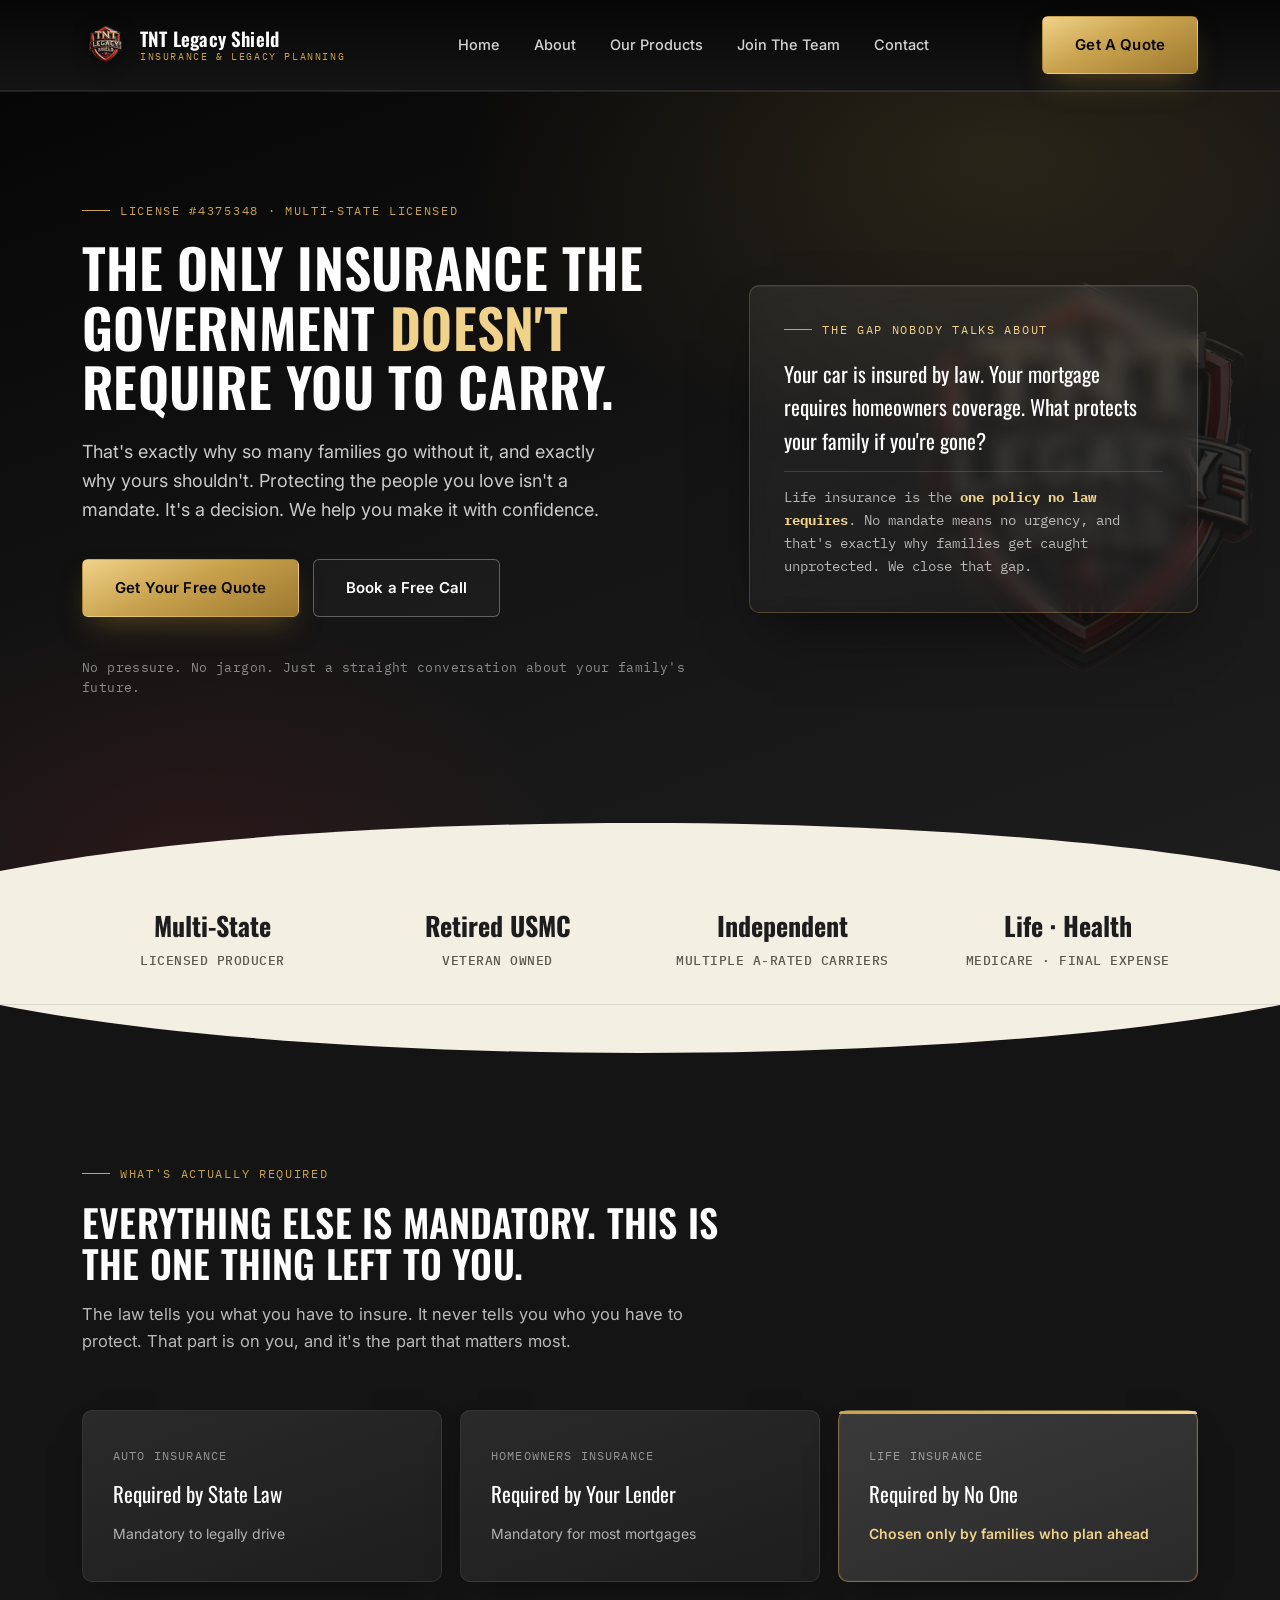
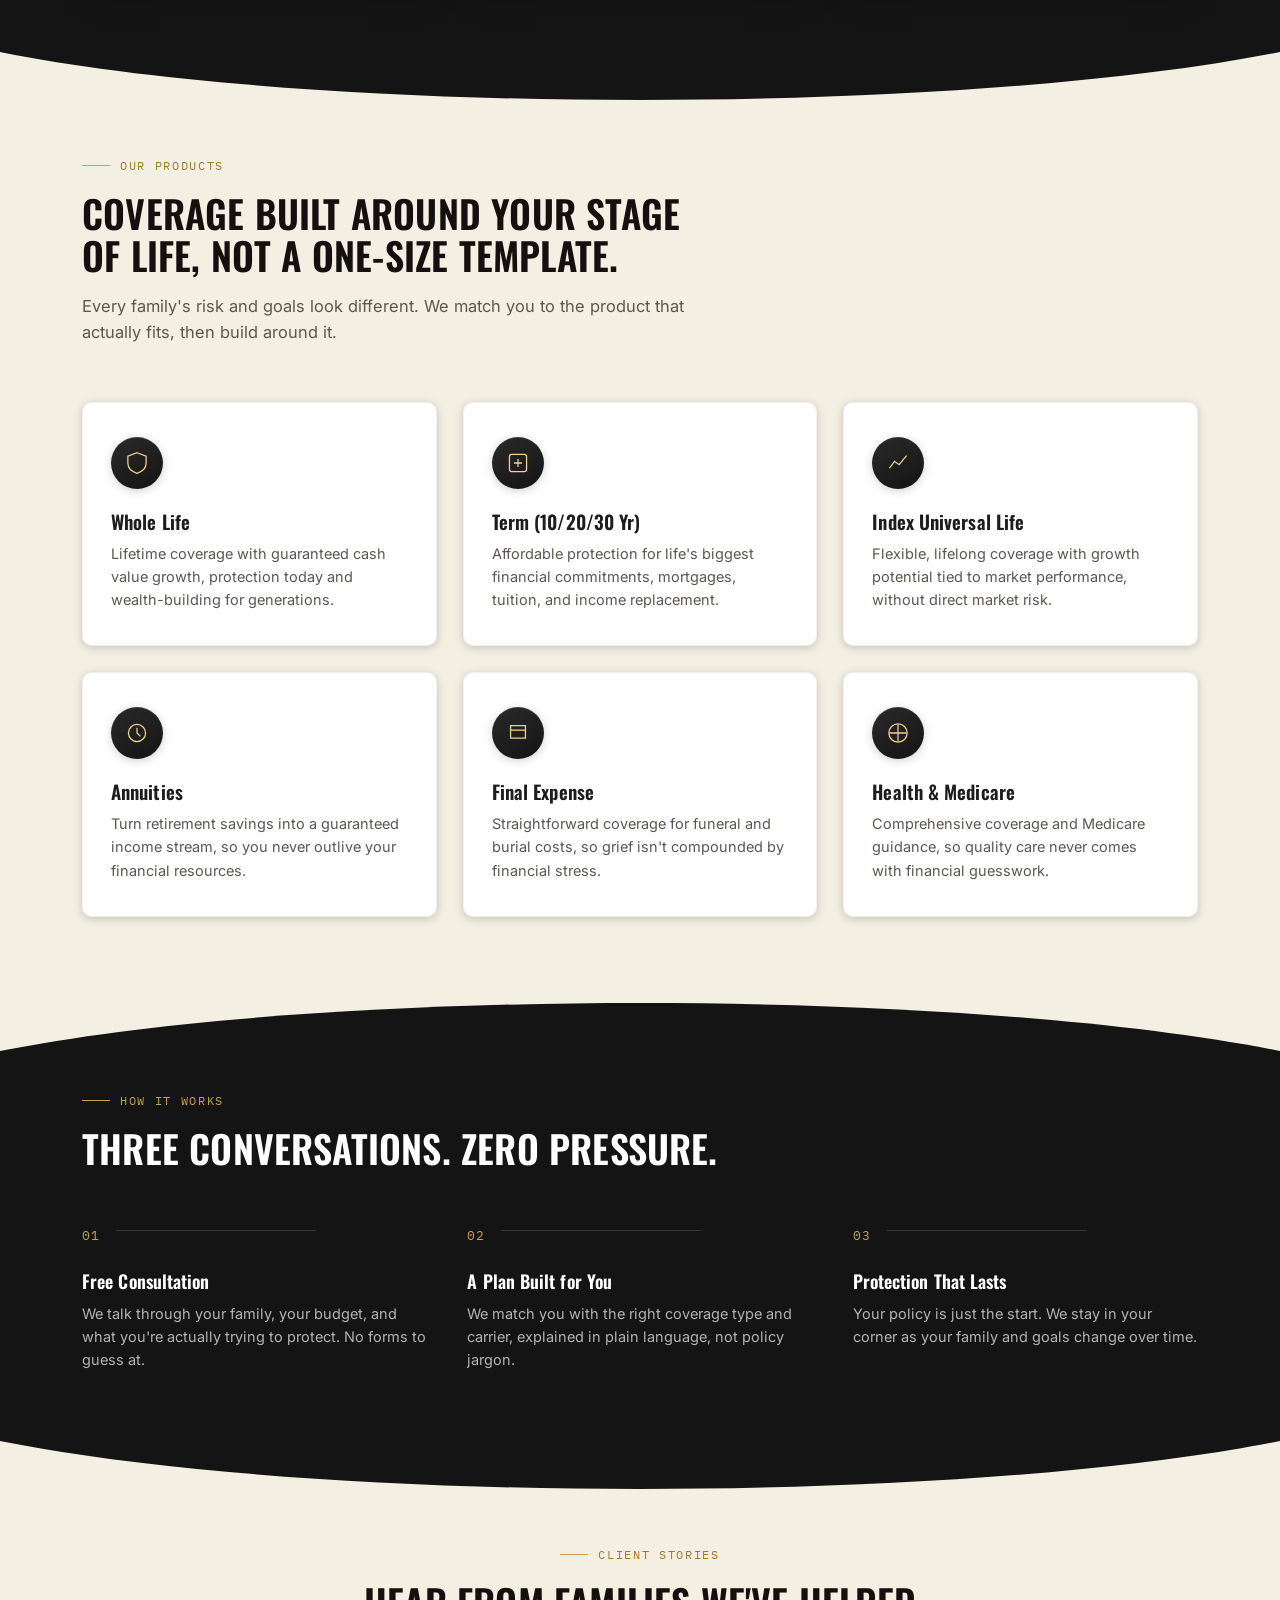
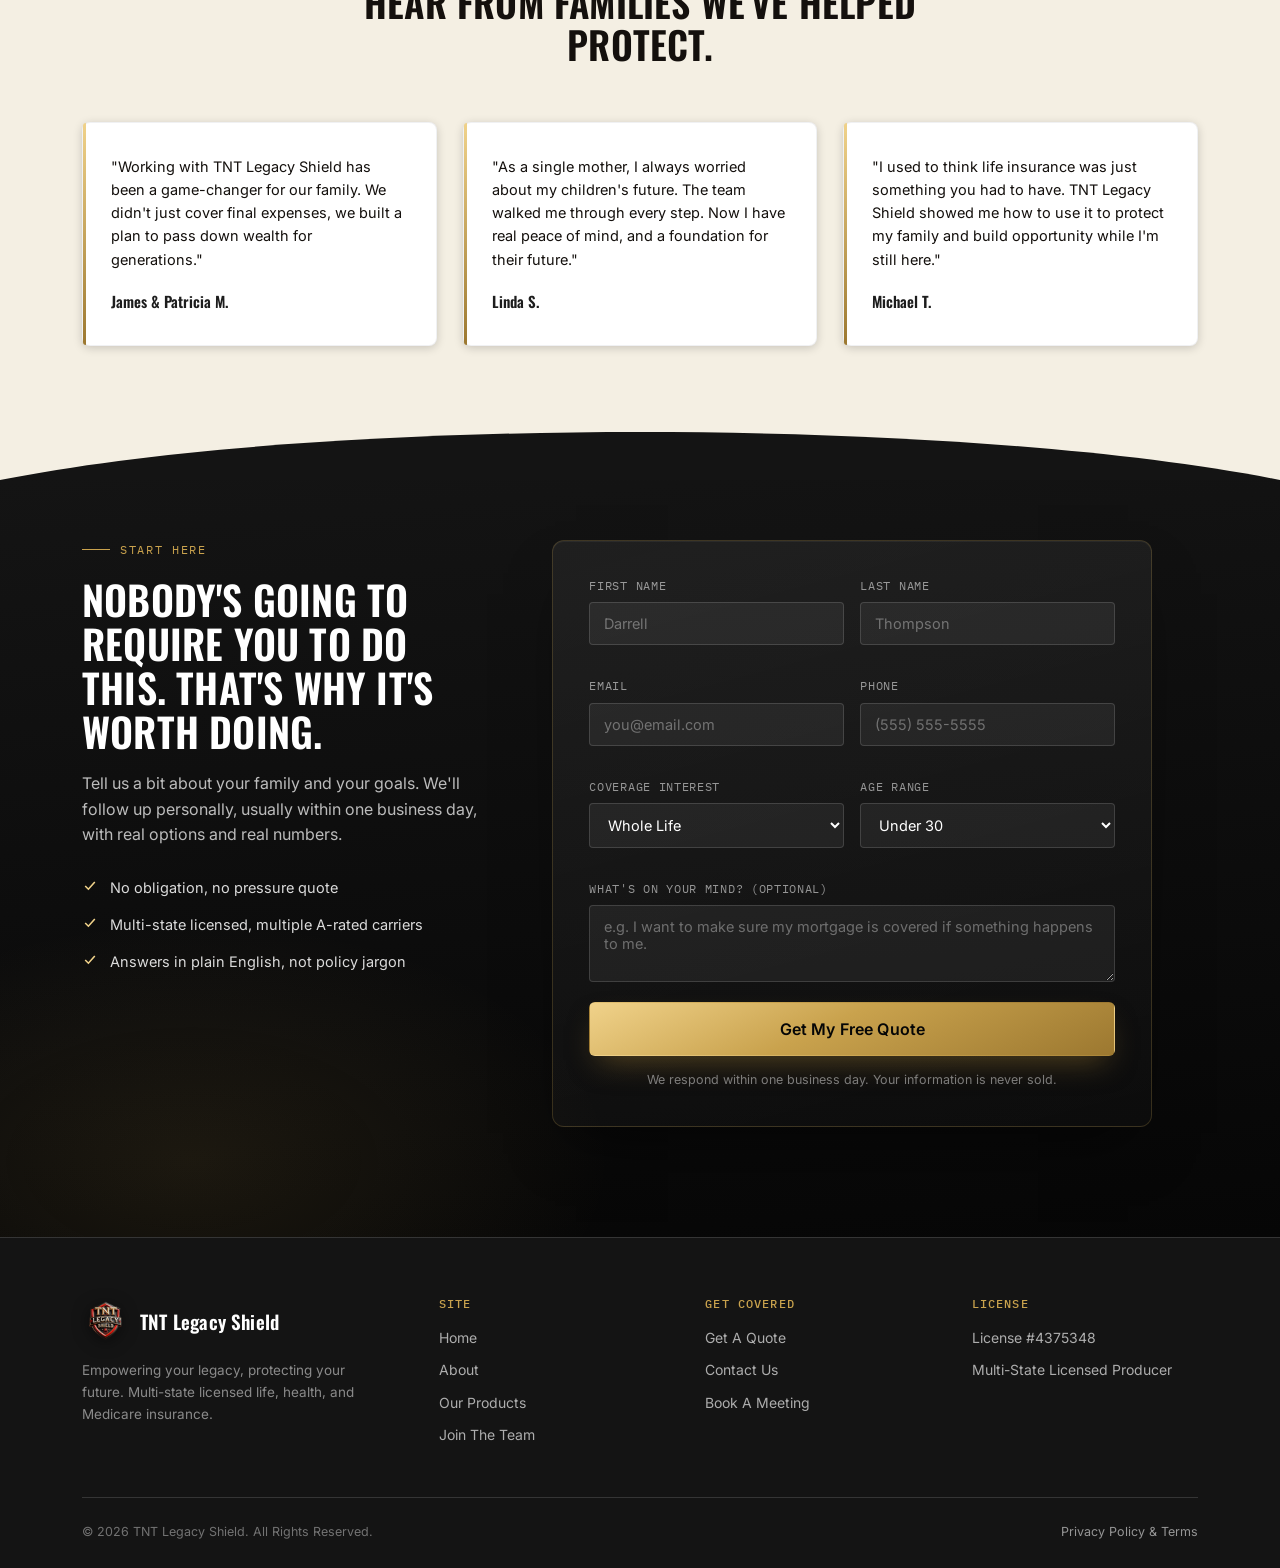
<file: index-2.html>
<!DOCTYPE html>
<html lang="en">
<head>
<meta charset="UTF-8">
<meta name="viewport" content="width=device-width, initial-scale=1.0">
<title>TNT Legacy Shield | Life, Health &amp; Legacy Insurance</title>
<meta name="description" content="Life insurance is the only coverage the government doesn't require you to have. TNT Legacy Shield helps families protect what matters most, and build lasting wealth along the way.">

<link rel="preconnect" href="https://fonts.googleapis.com">
<link rel="preconnect" href="https://fonts.gstatic.com" crossorigin>
<link href="https://fonts.googleapis.com/css2?family=Oswald:wght@500;600;700&family=Inter:wght@400;500;600;700&family=IBM+Plex+Mono:wght@400;500&display=swap" rel="stylesheet">
<link rel="stylesheet" href="css/style.css">
</head>
<body>

<!-- ============================================================
     HEADER
     ============================================================ -->
<header class="site-header">
  <nav class="nav wrap">
    <a href="index.html" class="logo">
      <img src="assets/logo.png" alt="TNT Legacy Shield" class="logo-badge">
      <span class="logo-text">TNT Legacy Shield<span>INSURANCE &amp; LEGACY PLANNING</span></span>
    </a>

    <div class="nav-links">
      <a href="index.html">Home</a>
      <a href="about.html">About</a>
      <a href="products.html">Our Products</a>
      <a href="join-the-team.html">Join The Team</a>
      <a href="contact.html">Contact</a>
    </div>

    <div class="nav-cta">
      <a href="quote.html" class="btn btn-gold">Get A Quote</a>
      <button class="nav-toggle" aria-label="Open menu">&#9776;</button>
    </div>
  </nav>
</header>

<!-- Mobile menu -->
<div class="mobile-menu">
  <div class="mobile-menu-top">
    <span class="logo-text" style="color:#fff;">TNT Legacy Shield</span>
    <button class="mobile-menu-close" aria-label="Close menu">&times;</button>
  </div>
  <a href="index.html">Home</a>
  <a href="about.html">About</a>
  <a href="products.html">Our Products</a>
  <a href="join-the-team.html">Join The Team</a>
  <a href="contact.html">Contact</a>
  <a href="quote.html">Book Meeting</a>
</div>

<!-- ============================================================
     HERO
     ============================================================ -->
<section class="hero" style="padding-bottom:0;">
  <img class="hero-shield-bg" src="assets/logo.png" alt="" aria-hidden="true">

  <div class="wrap hero-grid" style="padding-bottom:110px;">
    <div class="reveal is-visible">
      <div class="eyebrow">License #4375348 &middot; Multi-State Licensed</div>
      <h1>The only insurance the government <em>doesn't</em> require you to carry.</h1>
      <p class="lead">That's exactly why so many families go without it, and exactly why yours shouldn't. Protecting the people you love isn't a mandate. It's a decision. We help you make it with confidence.</p>
      <div class="hero-actions">
        <a href="quote.html" class="btn btn-gold">Get Your Free Quote</a>
        <a href="contact.html" class="btn btn-outline-dark">Book a Free Call</a>
      </div>
      <div class="hero-microcopy">No pressure. No jargon. Just a straight conversation about your family's future.</div>
    </div>

    <div class="hero-card reveal is-visible">
      <div class="eyebrow">The Gap Nobody Talks About</div>
      <div class="hero-card-question">Your car is insured by law. Your mortgage requires homeowners coverage. What protects your family if you're gone?</div>
      <div class="hero-card-answer">Life insurance is the <strong>one policy no law requires</strong>. No mandate means no urgency, and that's exactly why families get caught unprotected. We close that gap.</div>
    </div>
  </div>
  <div class="divider" aria-hidden="true">
    <svg viewBox="0 0 1440 64" preserveAspectRatio="none"><path d="M0,64 C360,0 1080,0 1440,64 L1440,64 L0,64 Z" fill="#F4EFE3"/></svg>
  </div>
</section>

<!-- ============================================================
     TRUST BAR
     ============================================================ -->
<section class="trust-bar">
  <div class="wrap trust-grid">
    <div class="trust-item"><strong>Multi-State</strong>Licensed Producer</div>
    <div class="trust-item"><strong>Retired USMC</strong>Veteran Owned</div>
    <div class="trust-item"><strong>Independent</strong>Multiple A-Rated Carriers</div>
    <div class="trust-item"><strong>Life &middot; Health</strong>Medicare &middot; Final Expense</div>
  </div>
</section>

<!-- ============================================================
     WHY SECTION — required vs not
     ============================================================ -->
<section class="section section-navy" style="padding-top:0; padding-bottom:0;">
  <div class="divider" aria-hidden="true" style="transform: scaleY(-1); margin-bottom: -1px;">
    <svg viewBox="0 0 1440 64" preserveAspectRatio="none"><path d="M0,64 C360,0 1080,0 1440,64 L1440,64 L0,64 Z" fill="#F4EFE3"/></svg>
  </div>
  <div class="wrap" style="padding-top:96px; padding-bottom:70px;">
    <div class="section-head reveal">
      <div class="eyebrow">What's Actually Required</div>
      <h2>Everything else is mandatory. This is the one thing left to you.</h2>
      <p>The law tells you what you have to insure. It never tells you who you have to protect. That part is on you, and it's the part that matters most.</p>
    </div>

    <div class="required-table reveal">
      <div class="required-cell">
        <div class="rc-label">Auto Insurance</div>
        <div class="rc-title">Required by State Law</div>
        <div class="rc-status">Mandatory to legally drive</div>
      </div>
      <div class="required-cell">
        <div class="rc-label">Homeowners Insurance</div>
        <div class="rc-title">Required by Your Lender</div>
        <div class="rc-status">Mandatory for most mortgages</div>
      </div>
      <div class="required-cell is-optional">
        <div class="rc-label">Life Insurance</div>
        <div class="rc-title">Required by No One</div>
        <div class="rc-status">Chosen only by families who plan ahead</div>
      </div>
    </div>
  </div>
  <div class="divider" aria-hidden="true">
    <svg viewBox="0 0 1440 64" preserveAspectRatio="none"><path d="M0,0 C360,64 1080,64 1440,0 L1440,64 L0,64 Z" fill="#F4EFE3"/></svg>
  </div>
</section>

<!-- ============================================================
     SERVICES
     ============================================================ -->
<section class="section section-cream" id="products" style="padding-top:40px; padding-bottom:0;">
  <div class="wrap" style="padding-bottom:70px;">
    <div class="section-head reveal">
      <div class="eyebrow" style="color:#9C7830;">Our Products</div>
      <h2>Coverage built around your stage of life, not a one-size template.</h2>
      <p>Every family's risk and goals look different. We match you to the product that actually fits, then build around it.</p>
    </div>

    <div class="services-grid">
      <div class="service-card reveal">
        <div class="service-icon-badge"><svg class="service-icon" viewBox="0 0 42 42" fill="none"><path d="M21 3 L37 9 V21 C37 30 30 36 21 39 C12 36 5 30 5 21 V9 Z" stroke="#F0D28A" stroke-width="2.2"/></svg></div>
        <h3>Whole Life</h3>
        <p>Lifetime coverage with guaranteed cash value growth, protection today and wealth-building for generations.</p>
      </div>
      <div class="service-card reveal">
        <div class="service-icon-badge"><svg class="service-icon" viewBox="0 0 42 42" fill="none"><rect x="6" y="6" width="30" height="30" rx="4" stroke="#F0D28A" stroke-width="2.2"/><path d="M14 21 H28 M21 14 V28" stroke="#F0D28A" stroke-width="2.2"/></svg></div>
        <h3>Term (10/20/30 Yr)</h3>
        <p>Affordable protection for life's biggest financial commitments, mortgages, tuition, and income replacement.</p>
      </div>
      <div class="service-card reveal">
        <div class="service-icon-badge"><svg class="service-icon" viewBox="0 0 42 42" fill="none"><path d="M6 30 L15 18 L23 24 L36 8" stroke="#F0D28A" stroke-width="2.2" fill="none"/></svg></div>
        <h3>Index Universal Life</h3>
        <p>Flexible, lifelong coverage with growth potential tied to market performance, without direct market risk.</p>
      </div>
      <div class="service-card reveal">
        <div class="service-icon-badge"><svg class="service-icon" viewBox="0 0 42 42" fill="none"><circle cx="21" cy="21" r="15" stroke="#F0D28A" stroke-width="2.2"/><path d="M21 12 V21 L27 27" stroke="#F0D28A" stroke-width="2.2"/></svg></div>
        <h3>Annuities</h3>
        <p>Turn retirement savings into a guaranteed income stream, so you never outlive your financial resources.</p>
      </div>
      <div class="service-card reveal">
        <div class="service-icon-badge"><svg class="service-icon" viewBox="0 0 42 42" fill="none"><path d="M8 8 H34 V30 H8 Z" stroke="#F0D28A" stroke-width="2.2"/><path d="M8 16 H34" stroke="#F0D28A" stroke-width="2.2"/></svg></div>
        <h3>Final Expense</h3>
        <p>Straightforward coverage for funeral and burial costs, so grief isn't compounded by financial stress.</p>
      </div>
      <div class="service-card reveal">
        <div class="service-icon-badge"><svg class="service-icon" viewBox="0 0 42 42" fill="none"><path d="M21 6 V36 M6 21 H36" stroke="#F0D28A" stroke-width="2.2"/><circle cx="21" cy="21" r="16" stroke="#F0D28A" stroke-width="2.2"/></svg></div>
        <h3>Health &amp; Medicare</h3>
        <p>Comprehensive coverage and Medicare guidance, so quality care never comes with financial guesswork.</p>
      </div>
    </div>
  </div>
  <div class="divider" aria-hidden="true">
    <svg viewBox="0 0 1440 64" preserveAspectRatio="none"><path d="M0,64 C360,0 1080,0 1440,64 L1440,64 L0,64 Z" fill="#141414"/></svg>
  </div>
</section>

<!-- ============================================================
     PROCESS
     ============================================================ -->
<section class="section section-navy" style="padding-top:40px; padding-bottom:0;">
  <div class="wrap" style="padding-bottom:70px;">
    <div class="section-head reveal">
      <div class="eyebrow">How It Works</div>
      <h2>Three conversations. Zero pressure.</h2>
    </div>
    <div class="process-list">
      <div class="process-item reveal">
        <h3>Free Consultation</h3>
        <p>We talk through your family, your budget, and what you're actually trying to protect. No forms to guess at.</p>
      </div>
      <div class="process-item reveal">
        <h3>A Plan Built for You</h3>
        <p>We match you with the right coverage type and carrier, explained in plain language, not policy jargon.</p>
      </div>
      <div class="process-item reveal">
        <h3>Protection That Lasts</h3>
        <p>Your policy is just the start. We stay in your corner as your family and goals change over time.</p>
      </div>
    </div>
  </div>
  <div class="divider" aria-hidden="true">
    <svg viewBox="0 0 1440 64" preserveAspectRatio="none"><path d="M0,0 C360,64 1080,64 1440,0 L1440,64 L0,64 Z" fill="#F4EFE3"/></svg>
  </div>
</section>

<!-- ============================================================
     TESTIMONIALS
     ============================================================ -->
<section class="section section-cream" style="padding-top:40px; padding-bottom:0;">
  <div class="wrap" style="padding-bottom:70px;">
    <div class="section-head center reveal" style="margin-left:auto; margin-right:auto;">
      <div class="eyebrow" style="color:#9C7830; justify-content:center;">Client Stories</div>
      <h2>Hear from families we've helped protect.</h2>
    </div>
    <div class="testimonial-grid">
      <div class="testimonial-card reveal">
        <p>"Working with TNT Legacy Shield has been a game-changer for our family. We didn't just cover final expenses, we built a plan to pass down wealth for generations."</p>
        <div class="testimonial-name">James &amp; Patricia M.</div>
      </div>
      <div class="testimonial-card reveal">
        <p>"As a single mother, I always worried about my children's future. The team walked me through every step. Now I have real peace of mind, and a foundation for their future."</p>
        <div class="testimonial-name">Linda S.</div>
      </div>
      <div class="testimonial-card reveal">
        <p>"I used to think life insurance was just something you had to have. TNT Legacy Shield showed me how to use it to protect my family and build opportunity while I'm still here."</p>
        <div class="testimonial-name">Michael T.</div>
      </div>
    </div>
  </div>
  <div class="divider" aria-hidden="true">
    <svg viewBox="0 0 1440 64" preserveAspectRatio="none"><path d="M0,64 C360,0 1080,0 1440,64 L1440,64 L0,64 Z" fill="#141414"/></svg>
  </div>
</section>

<!-- ============================================================
     QUOTE FORM / CTA
     ============================================================ -->
<section class="quote-section" id="quote" style="padding-top:60px;">
  <div class="wrap quote-grid">
    <div class="quote-copy reveal">
      <div class="eyebrow">Start Here</div>
      <h2>Nobody's going to require you to do this. That's why it's worth doing.</h2>
      <p>Tell us a bit about your family and your goals. We'll follow up personally, usually within one business day, with real options and real numbers.</p>
      <ul class="quote-points">
        <li><svg viewBox="0 0 20 20" fill="none"><path d="M4 10 L8 14 L16 5" stroke="#F0D28A" stroke-width="2"/></svg> No obligation, no pressure quote</li>
        <li><svg viewBox="0 0 20 20" fill="none"><path d="M4 10 L8 14 L16 5" stroke="#F0D28A" stroke-width="2"/></svg> Multi-state licensed, multiple A-rated carriers</li>
        <li><svg viewBox="0 0 20 20" fill="none"><path d="M4 10 L8 14 L16 5" stroke="#F0D28A" stroke-width="2"/></svg> Answers in plain English, not policy jargon</li>
      </ul>
    </div>

    <form class="quote-form reveal" id="quote-form">
      <div class="form-row">
        <div class="form-field">
          <label for="fname">First Name</label>
          <input type="text" id="fname" name="First Name" required placeholder="Darrell">
        </div>
        <div class="form-field">
          <label for="lname">Last Name</label>
          <input type="text" id="lname" name="Last Name" required placeholder="Thompson">
        </div>
      </div>
      <div class="form-row">
        <div class="form-field">
          <label for="email">Email</label>
          <input type="email" id="email" name="Email" required placeholder="you@email.com">
        </div>
        <div class="form-field">
          <label for="phone">Phone</label>
          <input type="tel" id="phone" name="Phone" required placeholder="(555) 555-5555">
        </div>
      </div>
      <div class="form-row">
        <div class="form-field">
          <label for="coverage">Coverage Interest</label>
          <select id="coverage" name="Coverage Interest">
            <option>Whole Life</option>
            <option>Term Life</option>
            <option>Index Universal Life</option>
            <option>Annuities</option>
            <option>Final Expense</option>
            <option>Health / Medicare</option>
            <option>Not sure yet</option>
          </select>
        </div>
        <div class="form-field">
          <label for="age">Age Range</label>
          <select id="age" name="Age Range">
            <option>Under 30</option>
            <option>30&ndash;39</option>
            <option>40&ndash;49</option>
            <option>50&ndash;59</option>
            <option>60+</option>
          </select>
        </div>
      </div>
      <div class="form-field">
        <label for="message">What's on your mind? (optional)</label>
        <textarea id="message" name="Message" rows="3" placeholder="e.g. I want to make sure my mortgage is covered if something happens to me."></textarea>
      </div>
      <button type="submit" class="btn btn-gold form-submit">Get My Free Quote</button>
      <div class="form-note">We respond within one business day. Your information is never sold.</div>
    </form>
  </div>
</section>

<!-- ============================================================
     FOOTER
     ============================================================ -->
<footer class="site-footer">
  <div class="wrap">
    <div class="footer-grid">
      <div class="footer-brand">
        <a href="index.html" class="logo">
          <img src="assets/logo.png" alt="TNT Legacy Shield" class="logo-badge">
          <span class="logo-text">TNT Legacy Shield</span>
        </a>
        <p>Empowering your legacy, protecting your future. Multi-state licensed life, health, and Medicare insurance.</p>
      </div>
      <div class="footer-col">
        <h4>Site</h4>
        <a href="index.html">Home</a>
        <a href="about.html">About</a>
        <a href="products.html">Our Products</a>
        <a href="join-the-team.html">Join The Team</a>
      </div>
      <div class="footer-col">
        <h4>Get Covered</h4>
        <a href="quote.html">Get A Quote</a>
        <a href="contact.html">Contact Us</a>
        <a href="contact.html">Book A Meeting</a>
      </div>
      <div class="footer-col">
        <h4>License</h4>
        <span>License #4375348</span>
        <span>Multi-State Licensed Producer</span>
      </div>
    </div>
    <div class="footer-bottom">
      <span>&copy; 2026 TNT Legacy Shield. All Rights Reserved.</span>
      <a href="privacy.html">Privacy Policy &amp; Terms</a>
    </div>
  </div>
</footer>

<script src="js/main.js"></script>
</body>
</html>
</file>
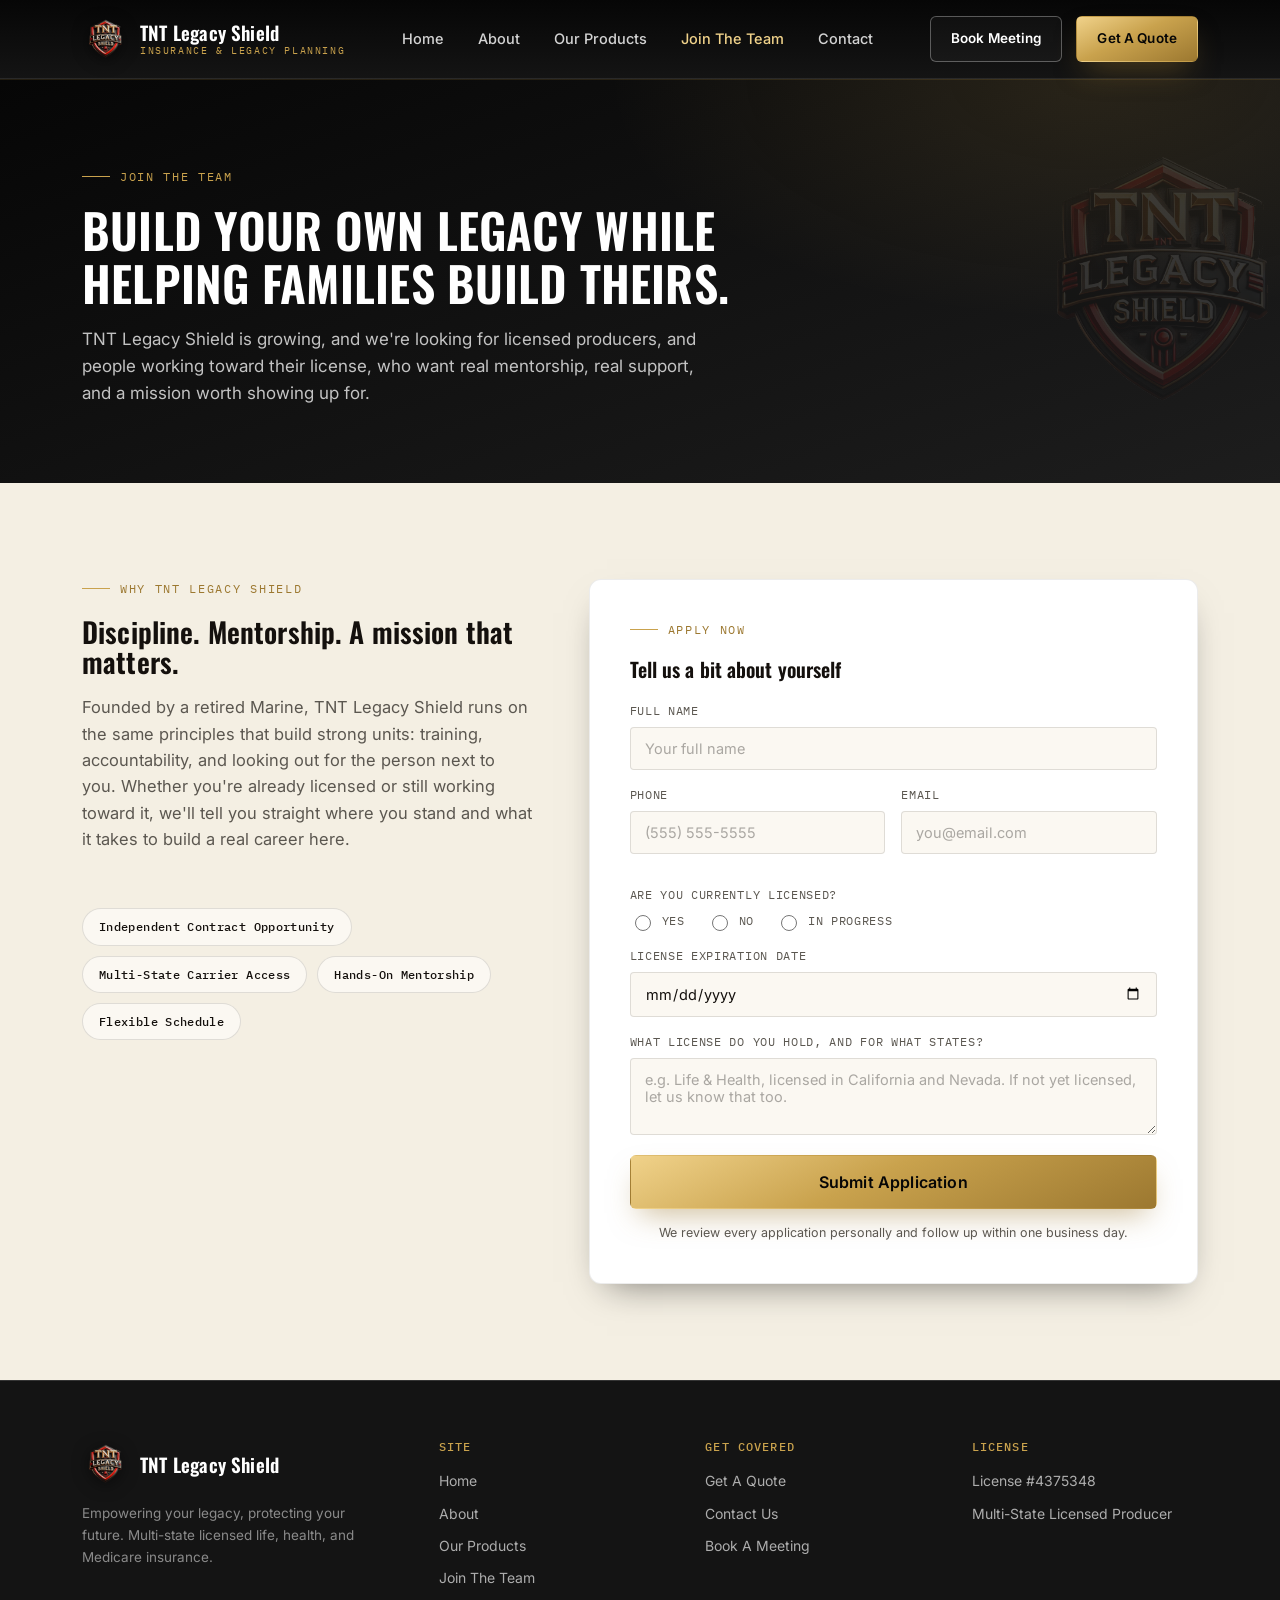
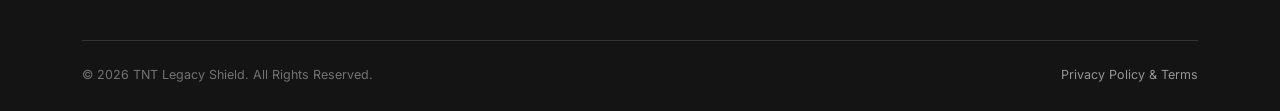
<file: join-the-team.html>
<!DOCTYPE html>
<html lang="en">
<head>
<meta charset="UTF-8">
<meta name="viewport" content="width=device-width, initial-scale=1.0">
<title>Join The Team | TNT Legacy Shield</title>
<meta name="description" content="Build your own legacy while helping families build theirs. Join TNT Legacy Shield as a licensed insurance producer.">

<link rel="preconnect" href="https://fonts.googleapis.com">
<link rel="preconnect" href="https://fonts.gstatic.com" crossorigin>
<link href="https://fonts.googleapis.com/css2?family=Oswald:wght@500;600;700&family=Inter:wght@400;500;600;700&family=IBM+Plex+Mono:wght@400;500&display=swap" rel="stylesheet">
<link rel="stylesheet" href="css/style.css">
</head>
<body>
<!-- ============================================================
     HEADER
     ============================================================ -->
<header class="site-header">
  <nav class="nav wrap">
    <a href="index.html" class="logo">
      <img src="assets/logo.png" alt="TNT Legacy Shield" class="logo-badge">
      <span class="logo-text">TNT Legacy Shield<span>INSURANCE &amp; LEGACY PLANNING</span></span>
    </a>

    <div class="nav-links">
      <a href="index.html">Home</a>
      <a href="about.html">About</a>
      <a href="products.html">Our Products</a>
      <a href="join-the-team.html" class="active">Join The Team</a>
      <a href="contact.html">Contact</a>
    </div>

    <div class="nav-cta">
      <a href="book-meeting.html" class="btn btn-outline-dark btn-sm">Book Meeting</a>
      <a href="quote.html" class="btn btn-gold btn-sm">Get A Quote</a>
      <button class="nav-toggle" aria-label="Open menu">&#9776;</button>
    </div>
  </nav>
</header>

<!-- Mobile menu -->
<div class="mobile-menu">
  <div class="mobile-menu-top">
    <span class="logo-text" style="color:#fff;">TNT Legacy Shield</span>
    <button class="mobile-menu-close" aria-label="Close menu">&times;</button>
  </div>
  <a href="index.html">Home</a>
  <a href="about.html">About</a>
  <a href="products.html">Our Products</a>
  <a href="join-the-team.html">Join The Team</a>
  <a href="contact.html">Contact</a>
  <a href="quote.html">Get A Quote</a>
  <a href="book-meeting.html">Book Meeting</a>
</div>
<section class="page-hero">
  <img class="page-hero-badge" src="assets/logo.png" alt="" aria-hidden="true">
  <div class="wrap">
    <div class="eyebrow">Join The Team</div>
    <h1>Build your own legacy while helping families build theirs.</h1>
    <p class="lead">TNT Legacy Shield is growing, and we're looking for licensed producers, and people working toward their license, who want real mentorship, real support, and a mission worth showing up for.</p>
  </div>
</section>

<section class="section section-cream">
  <div class="wrap">
    <div class="bio-grid" style="align-items:start;">
      <div class="reveal">
        <div class="section-head">
          <div class="eyebrow" style="color:#9C7830;">Why TNT Legacy Shield</div>
          <h2 style="text-transform:none; font-size:28px;">Discipline. Mentorship. A mission that matters.</h2>
          <p>Founded by a retired Marine, TNT Legacy Shield runs on the same principles that build strong units: training, accountability, and looking out for the person next to you. Whether you're already licensed or still working toward it, we'll tell you straight where you stand and what it takes to build a real career here.</p>
        </div>
        <div class="credential-row" style="margin-top:0;">
          <span class="credential-pill">Independent Contract Opportunity</span>
          <span class="credential-pill">Multi-State Carrier Access</span>
          <span class="credential-pill">Hands-On Mentorship</span>
          <span class="credential-pill">Flexible Schedule</span>
        </div>
      </div>

      <div class="reveal">
        <div class="form-card">
          <div class="eyebrow" style="color:#9C7830;">Apply Now</div>
          <h3 style="text-transform:none; font-size:20px; margin-bottom:22px; color:var(--ink);">Tell us a bit about yourself</h3>
          <form class="js-lead-form" id="join-form" data-endpoint="https://formspree.io/f/moeadrng">
            <input type="hidden" name="_subject" value="New Team Application — TNT Legacy Shield">
            <div class="form-field">
              <label for="jname">Full Name</label>
              <input type="text" id="jname" name="Full Name" required placeholder="Your full name">
            </div>
            <div class="form-row">
              <div class="form-field">
                <label for="jphone">Phone</label>
                <input type="tel" id="jphone" name="Phone" required placeholder="(555) 555-5555">
              </div>
              <div class="form-field">
                <label for="jemail">Email</label>
                <input type="email" id="jemail" name="Email" required placeholder="you@email.com">
              </div>
            </div>

            <div class="form-field">
              <label>Are You Currently Licensed?</label>
              <div class="radio-group">
                <label class="radio-option"><input type="radio" name="Currently Licensed" value="Yes" required> Yes</label>
                <label class="radio-option"><input type="radio" name="Currently Licensed" value="No" required> No</label>
                <label class="radio-option"><input type="radio" name="Currently Licensed" value="In Progress" required> In Progress</label>
              </div>
            </div>

            <div class="form-field">
              <label for="jexpire">License Expiration Date</label>
              <input type="date" id="jexpire" name="License Expiration Date" placeholder="If applicable">
            </div>

            <div class="form-field">
              <label for="jlicense">What License Do You Hold, and For What States?</label>
              <textarea id="jlicense" name="License Details" rows="3" placeholder="e.g. Life & Health, licensed in California and Nevada. If not yet licensed, let us know that too."></textarea>
            </div>

            <button type="submit" class="btn btn-gold form-submit">Submit Application</button>
            <div class="form-note">We review every application personally and follow up within one business day.</div>
          </form>
        </div>
      </div>
    </div>
  </div>
</section>

<!-- ============================================================
     FOOTER
     ============================================================ -->
<footer class="site-footer">
  <div class="wrap">
    <div class="footer-grid">
      <div class="footer-brand">
        <a href="index.html" class="logo">
          <img src="assets/logo.png" alt="TNT Legacy Shield" class="logo-badge">
          <span class="logo-text">TNT Legacy Shield</span>
        </a>
        <p>Empowering your legacy, protecting your future. Multi-state licensed life, health, and Medicare insurance.</p>
      </div>
      <div class="footer-col">
        <h4>Site</h4>
        <a href="index.html">Home</a>
        <a href="about.html">About</a>
        <a href="products.html">Our Products</a>
        <a href="join-the-team.html">Join The Team</a>
      </div>
      <div class="footer-col">
        <h4>Get Covered</h4>
        <a href="quote.html">Get A Quote</a>
        <a href="contact.html">Contact Us</a>
        <a href="book-meeting.html">Book A Meeting</a>
      </div>
      <div class="footer-col">
        <h4>License</h4>
        <span>License #4375348</span>
        <span>Multi-State Licensed Producer</span>
      </div>
    </div>
    <div class="footer-bottom">
      <span>&copy; 2026 TNT Legacy Shield. All Rights Reserved.</span>
      <a href="contact.html">Privacy Policy &amp; Terms</a>
    </div>
  </div>
</footer>

<script src="js/main.js"></script>
</body>
</html>
</file>
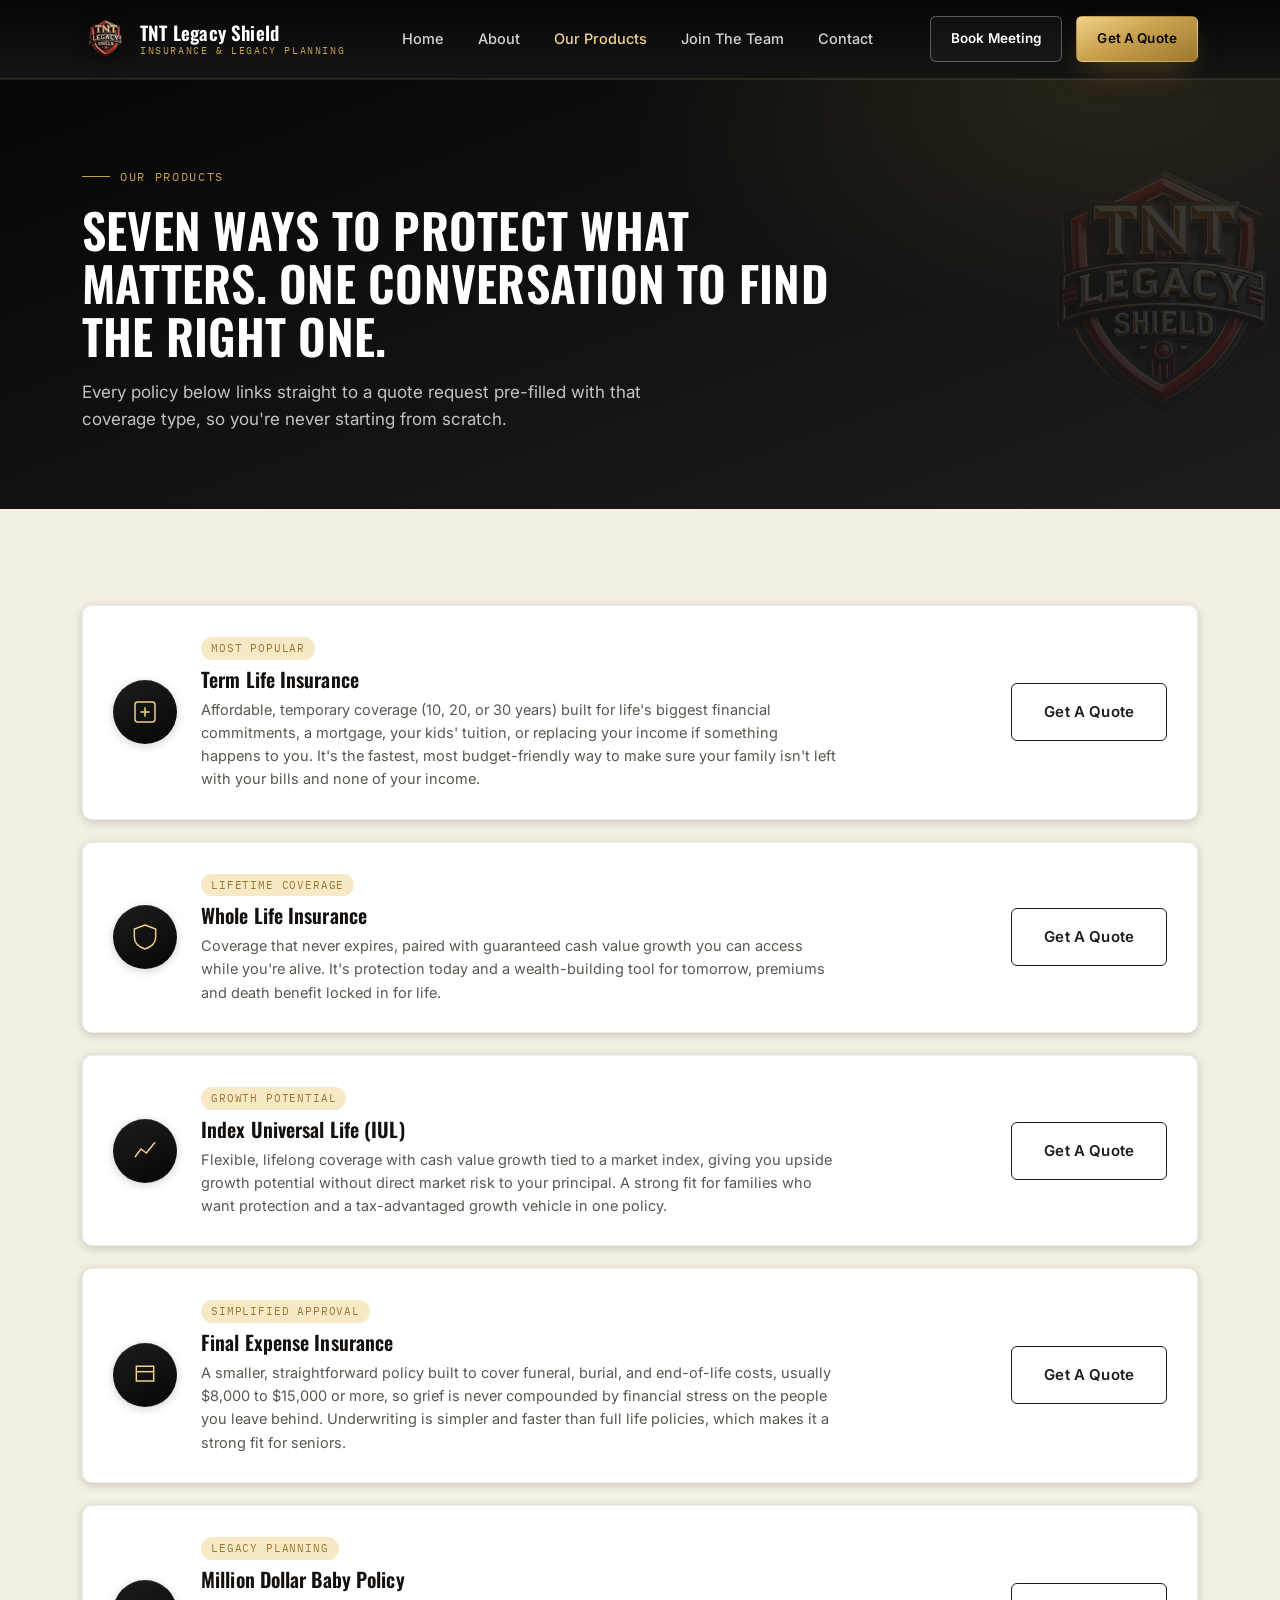
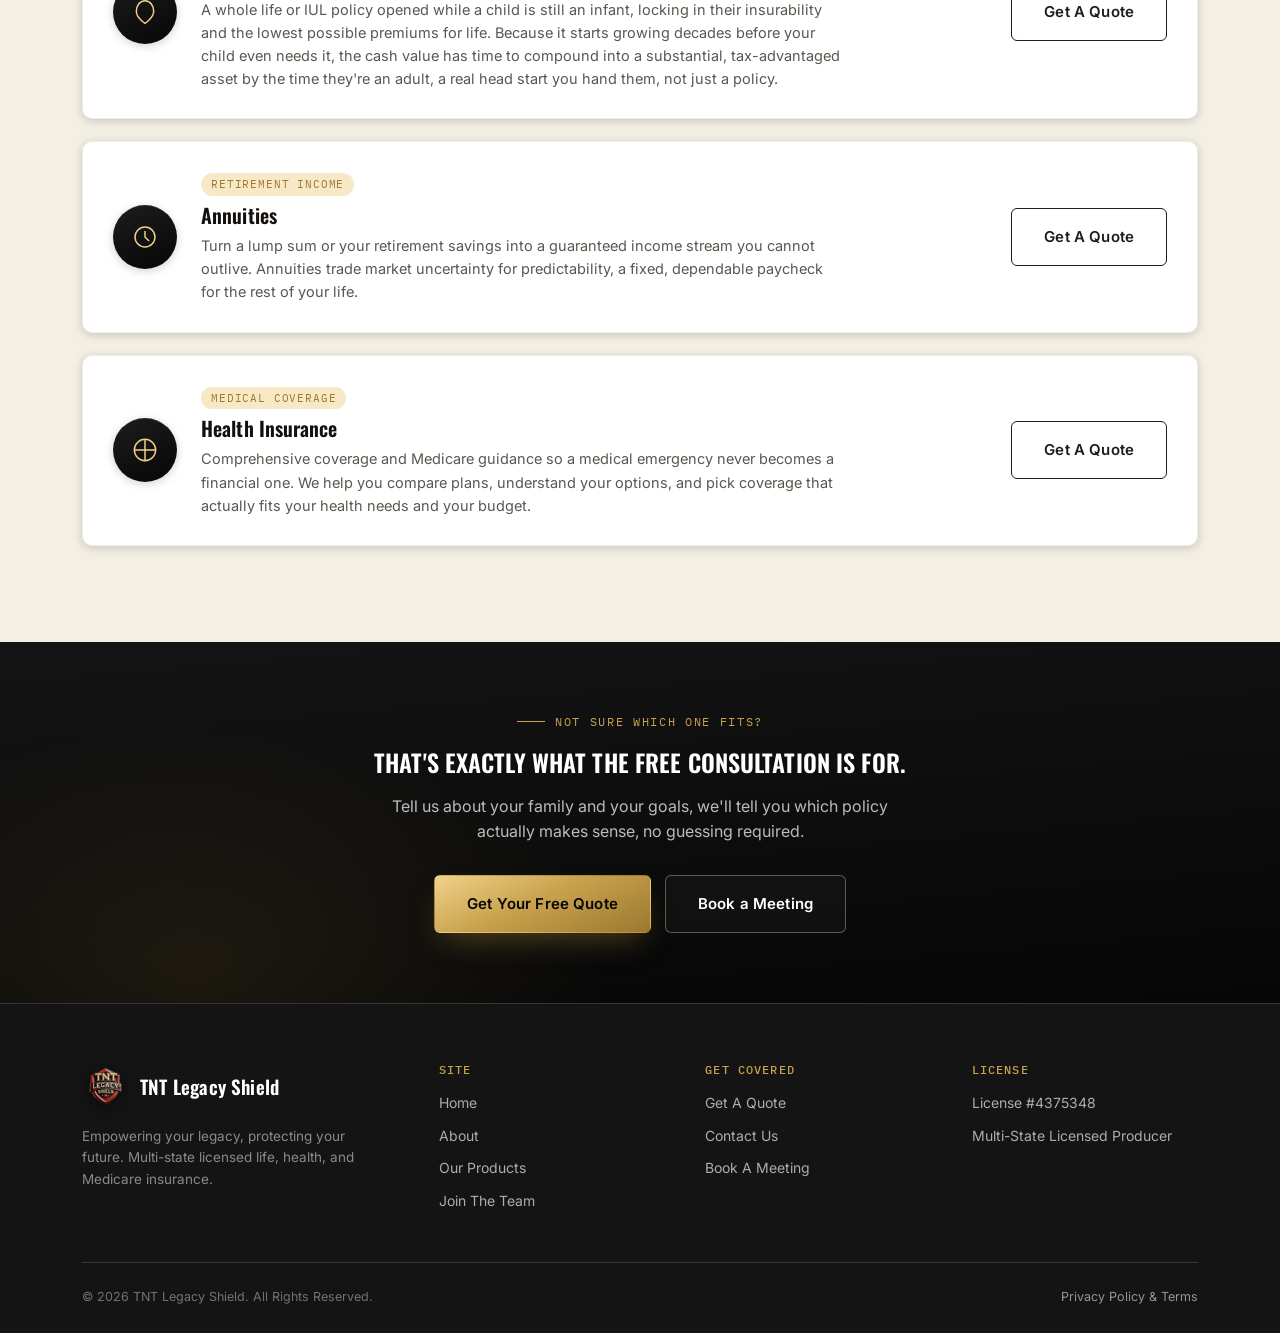
<file: products.html>
<!DOCTYPE html>
<html lang="en">
<head>
<meta charset="UTF-8">
<meta name="viewport" content="width=device-width, initial-scale=1.0">
<title>Our Products | TNT Legacy Shield</title>
<meta name="description" content="Term Life, Whole Life, IUL, Final Expense, Million Dollar Baby Policy, Annuities, and Health Insurance. Find the right coverage for your family.">

<link rel="preconnect" href="https://fonts.googleapis.com">
<link rel="preconnect" href="https://fonts.gstatic.com" crossorigin>
<link href="https://fonts.googleapis.com/css2?family=Oswald:wght@500;600;700&family=Inter:wght@400;500;600;700&family=IBM+Plex+Mono:wght@400;500&display=swap" rel="stylesheet">
<link rel="stylesheet" href="css/style.css">
</head>
<body>
<!-- ============================================================
     HEADER
     ============================================================ -->
<header class="site-header">
  <nav class="nav wrap">
    <a href="index.html" class="logo">
      <img src="assets/logo.png" alt="TNT Legacy Shield" class="logo-badge">
      <span class="logo-text">TNT Legacy Shield<span>INSURANCE &amp; LEGACY PLANNING</span></span>
    </a>

    <div class="nav-links">
      <a href="index.html">Home</a>
      <a href="about.html">About</a>
      <a href="products.html" class="active">Our Products</a>
      <a href="join-the-team.html">Join The Team</a>
      <a href="contact.html">Contact</a>
    </div>

    <div class="nav-cta">
      <a href="book-meeting.html" class="btn btn-outline-dark btn-sm">Book Meeting</a>
      <a href="quote.html" class="btn btn-gold btn-sm">Get A Quote</a>
      <button class="nav-toggle" aria-label="Open menu">&#9776;</button>
    </div>
  </nav>
</header>

<!-- Mobile menu -->
<div class="mobile-menu">
  <div class="mobile-menu-top">
    <span class="logo-text" style="color:#fff;">TNT Legacy Shield</span>
    <button class="mobile-menu-close" aria-label="Close menu">&times;</button>
  </div>
  <a href="index.html">Home</a>
  <a href="about.html">About</a>
  <a href="products.html">Our Products</a>
  <a href="join-the-team.html">Join The Team</a>
  <a href="contact.html">Contact</a>
  <a href="quote.html">Get A Quote</a>
  <a href="book-meeting.html">Book Meeting</a>
</div>
<section class="page-hero">
  <img class="page-hero-badge" src="assets/logo.png" alt="" aria-hidden="true">
  <div class="wrap">
    <div class="eyebrow">Our Products</div>
    <h1>Seven ways to protect what matters. One conversation to find the right one.</h1>
    <p class="lead">Every policy below links straight to a quote request pre-filled with that coverage type, so you're never starting from scratch.</p>
  </div>
</section>

<section class="section section-cream">
  <div class="wrap">
    <div class="product-detail-grid">

      <div class="product-detail-card reveal">
        <div class="product-detail-icon"><svg viewBox="0 0 42 42" fill="none"><rect x="6" y="6" width="30" height="30" rx="4" stroke="#F0D28A" stroke-width="2.2"/><path d="M14 21 H28 M21 14 V28" stroke="#F0D28A" stroke-width="2.2"/></svg></div>
        <div class="product-detail-body">
          <span class="product-tag">Most Popular</span>
          <h3>Term Life Insurance</h3>
          <p>Affordable, temporary coverage (10, 20, or 30 years) built for life's biggest financial commitments, a mortgage, your kids' tuition, or replacing your income if something happens to you. It's the fastest, most budget-friendly way to make sure your family isn't left with your bills and none of your income.</p>
        </div>
        <div class="product-detail-cta"><a href="quote.html?coverage=Term%20Life" class="btn btn-outline-light">Get A Quote</a></div>
      </div>

      <div class="product-detail-card reveal">
        <div class="product-detail-icon"><svg viewBox="0 0 42 42" fill="none"><path d="M21 3 L37 9 V21 C37 30 30 36 21 39 C12 36 5 30 5 21 V9 Z" stroke="#F0D28A" stroke-width="2.2"/></svg></div>
        <div class="product-detail-body">
          <span class="product-tag">Lifetime Coverage</span>
          <h3>Whole Life Insurance</h3>
          <p>Coverage that never expires, paired with guaranteed cash value growth you can access while you're alive. It's protection today and a wealth-building tool for tomorrow, premiums and death benefit locked in for life.</p>
        </div>
        <div class="product-detail-cta"><a href="quote.html?coverage=Whole%20Life" class="btn btn-outline-light">Get A Quote</a></div>
      </div>

      <div class="product-detail-card reveal">
        <div class="product-detail-icon"><svg viewBox="0 0 42 42" fill="none"><path d="M6 30 L15 18 L23 24 L36 8" stroke="#F0D28A" stroke-width="2.2" fill="none"/></svg></div>
        <div class="product-detail-body">
          <span class="product-tag">Growth Potential</span>
          <h3>Index Universal Life (IUL)</h3>
          <p>Flexible, lifelong coverage with cash value growth tied to a market index, giving you upside growth potential without direct market risk to your principal. A strong fit for families who want protection and a tax-advantaged growth vehicle in one policy.</p>
        </div>
        <div class="product-detail-cta"><a href="quote.html?coverage=Index%20Universal%20Life" class="btn btn-outline-light">Get A Quote</a></div>
      </div>

      <div class="product-detail-card reveal">
        <div class="product-detail-icon"><svg viewBox="0 0 42 42" fill="none"><path d="M8 8 H34 V30 H8 Z" stroke="#F0D28A" stroke-width="2.2"/><path d="M8 16 H34" stroke="#F0D28A" stroke-width="2.2"/></svg></div>
        <div class="product-detail-body">
          <span class="product-tag">Simplified Approval</span>
          <h3>Final Expense Insurance</h3>
          <p>A smaller, straightforward policy built to cover funeral, burial, and end-of-life costs, usually $8,000 to $15,000 or more, so grief is never compounded by financial stress on the people you leave behind. Underwriting is simpler and faster than full life policies, which makes it a strong fit for seniors.</p>
        </div>
        <div class="product-detail-cta"><a href="quote.html?coverage=Final%20Expense" class="btn btn-outline-light">Get A Quote</a></div>
      </div>

      <div class="product-detail-card reveal">
        <div class="product-detail-icon"><svg viewBox="0 0 42 42" fill="none"><path d="M21 4 C13 4 8 12 8 20 C8 30 21 38 21 38 C21 38 34 30 34 20 C34 12 29 4 21 4 Z" stroke="#F0D28A" stroke-width="2.2"/></svg></div>
        <div class="product-detail-body">
          <span class="product-tag">Legacy Planning</span>
          <h3>Million Dollar Baby Policy</h3>
          <p>A whole life or IUL policy opened while a child is still an infant, locking in their insurability and the lowest possible premiums for life. Because it starts growing decades before your child even needs it, the cash value has time to compound into a substantial, tax-advantaged asset by the time they're an adult, a real head start you hand them, not just a policy.</p>
        </div>
        <div class="product-detail-cta"><a href="quote.html?coverage=Million%20Dollar%20Baby%20Policy" class="btn btn-outline-light">Get A Quote</a></div>
      </div>

      <div class="product-detail-card reveal">
        <div class="product-detail-icon"><svg viewBox="0 0 42 42" fill="none"><circle cx="21" cy="21" r="15" stroke="#F0D28A" stroke-width="2.2"/><path d="M21 12 V21 L27 27" stroke="#F0D28A" stroke-width="2.2"/></svg></div>
        <div class="product-detail-body">
          <span class="product-tag">Retirement Income</span>
          <h3>Annuities</h3>
          <p>Turn a lump sum or your retirement savings into a guaranteed income stream you cannot outlive. Annuities trade market uncertainty for predictability, a fixed, dependable paycheck for the rest of your life.</p>
        </div>
        <div class="product-detail-cta"><a href="quote.html?coverage=Annuities" class="btn btn-outline-light">Get A Quote</a></div>
      </div>

      <div class="product-detail-card reveal">
        <div class="product-detail-icon"><svg viewBox="0 0 42 42" fill="none"><path d="M21 6 V36 M6 21 H36" stroke="#F0D28A" stroke-width="2.2"/><circle cx="21" cy="21" r="16" stroke="#F0D28A" stroke-width="2.2"/></svg></div>
        <div class="product-detail-body">
          <span class="product-tag">Medical Coverage</span>
          <h3>Health Insurance</h3>
          <p>Comprehensive coverage and Medicare guidance so a medical emergency never becomes a financial one. We help you compare plans, understand your options, and pick coverage that actually fits your health needs and your budget.</p>
        </div>
        <div class="product-detail-cta"><a href="quote.html?coverage=Health%20Insurance" class="btn btn-outline-light">Get A Quote</a></div>
      </div>

    </div>
  </div>
</section>

<section class="quote-section" style="padding-top:70px; padding-bottom:70px;">
  <div class="wrap text-center">
    <div class="eyebrow" style="justify-content:center;">Not Sure Which One Fits?</div>
    <h2 style="max-width:640px; margin:0 auto 18px;">That's exactly what the free consultation is for.</h2>
    <p style="color:rgba(255,255,255,0.72); max-width:520px; margin:0 auto 30px;">Tell us about your family and your goals, we'll tell you which policy actually makes sense, no guessing required.</p>
    <div class="hero-actions" style="justify-content:center; margin-bottom:0;">
      <a href="quote.html" class="btn btn-gold">Get Your Free Quote</a>
      <a href="book-meeting.html" class="btn btn-outline-dark">Book a Meeting</a>
    </div>
  </div>
</section>

<!-- ============================================================
     FOOTER
     ============================================================ -->
<footer class="site-footer">
  <div class="wrap">
    <div class="footer-grid">
      <div class="footer-brand">
        <a href="index.html" class="logo">
          <img src="assets/logo.png" alt="TNT Legacy Shield" class="logo-badge">
          <span class="logo-text">TNT Legacy Shield</span>
        </a>
        <p>Empowering your legacy, protecting your future. Multi-state licensed life, health, and Medicare insurance.</p>
      </div>
      <div class="footer-col">
        <h4>Site</h4>
        <a href="index.html">Home</a>
        <a href="about.html">About</a>
        <a href="products.html">Our Products</a>
        <a href="join-the-team.html">Join The Team</a>
      </div>
      <div class="footer-col">
        <h4>Get Covered</h4>
        <a href="quote.html">Get A Quote</a>
        <a href="contact.html">Contact Us</a>
        <a href="book-meeting.html">Book A Meeting</a>
      </div>
      <div class="footer-col">
        <h4>License</h4>
        <span>License #4375348</span>
        <span>Multi-State Licensed Producer</span>
      </div>
    </div>
    <div class="footer-bottom">
      <span>&copy; 2026 TNT Legacy Shield. All Rights Reserved.</span>
      <a href="contact.html">Privacy Policy &amp; Terms</a>
    </div>
  </div>
</footer>

<script src="js/main.js"></script>
</body>
</html>
</file>
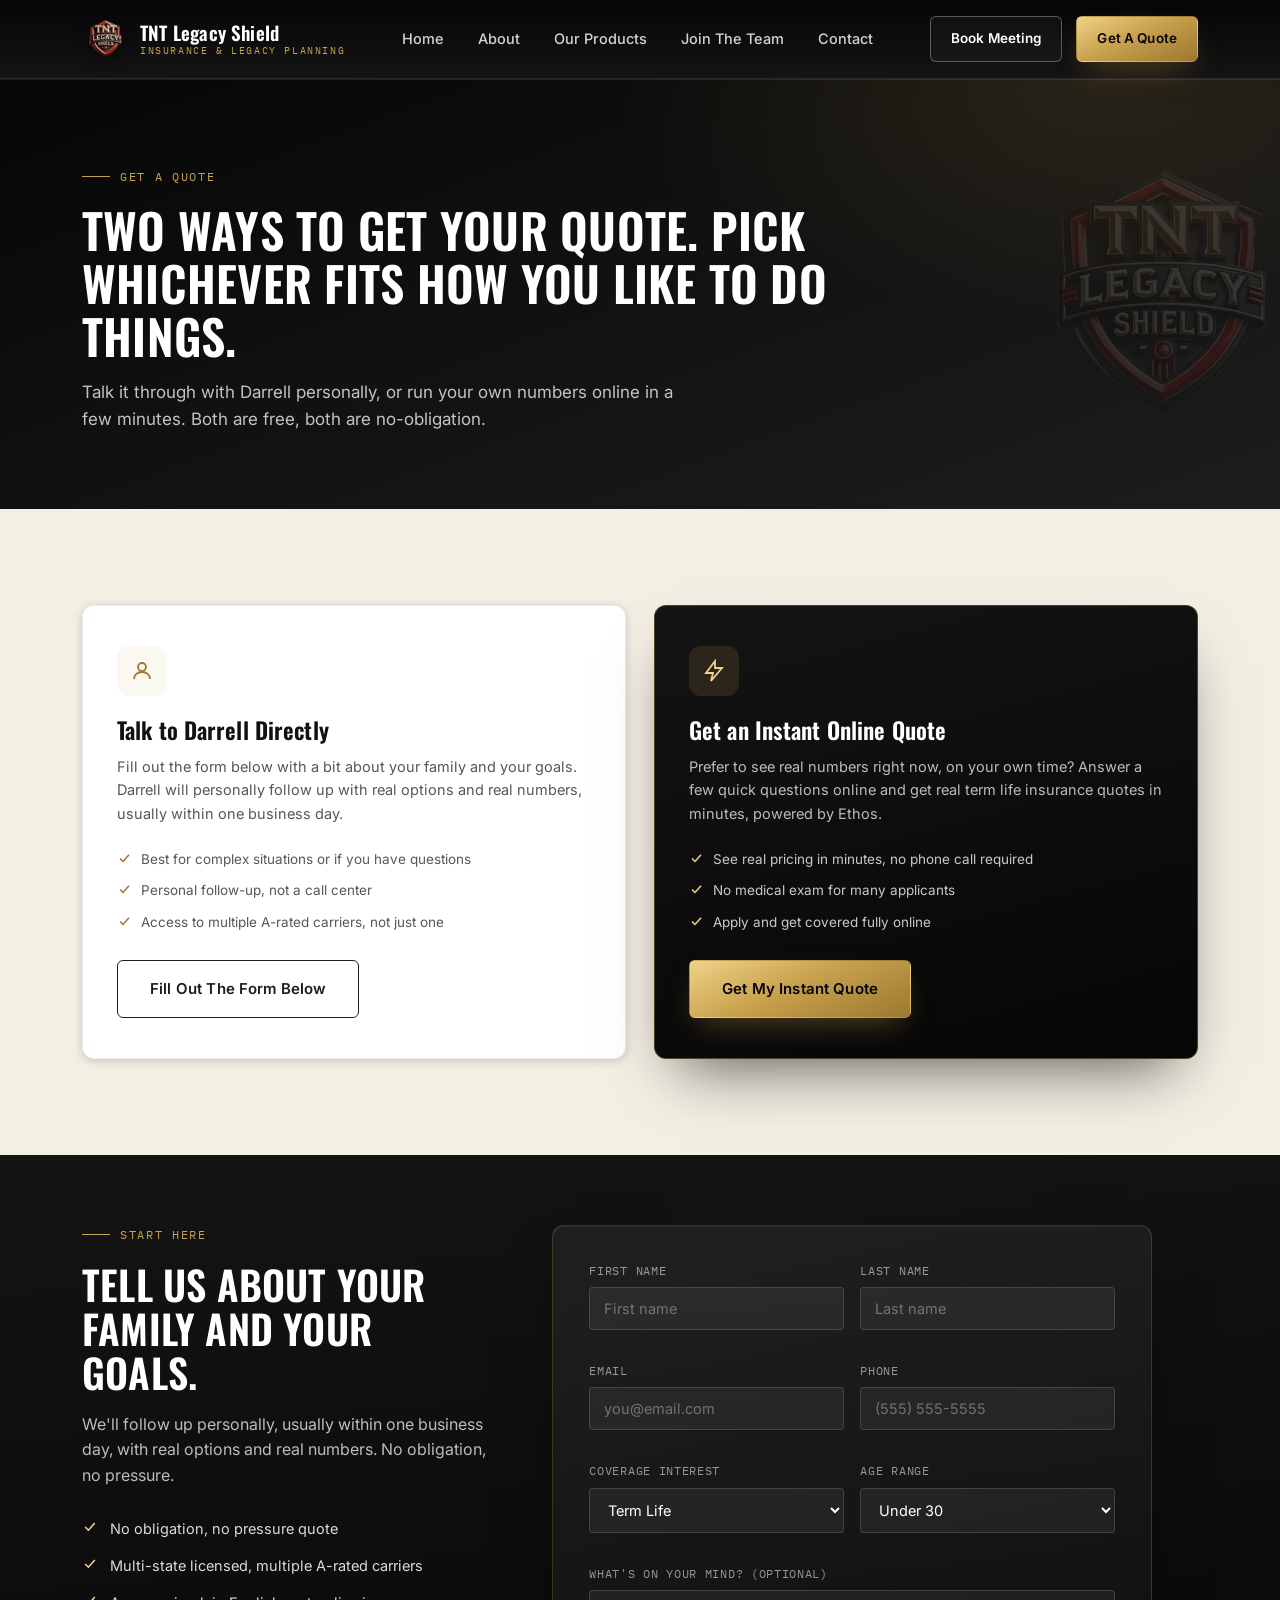
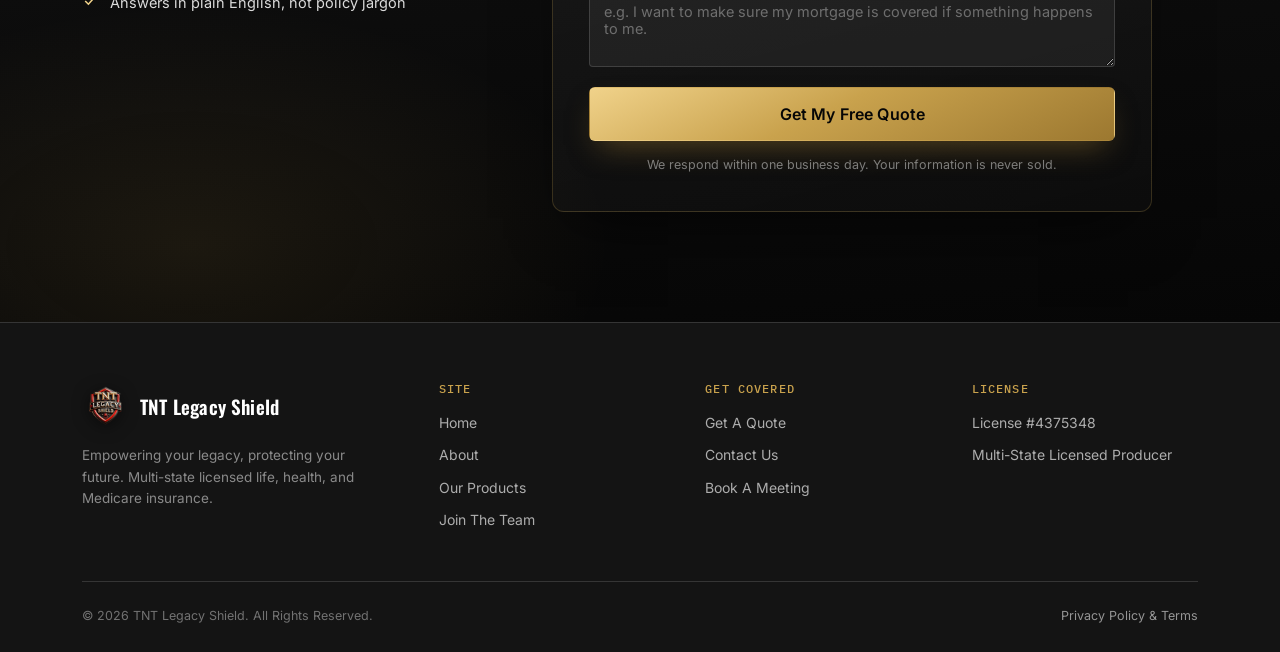
<file: quote.html>
<!DOCTYPE html>
<html lang="en">
<head>
<meta charset="UTF-8">
<meta name="viewport" content="width=device-width, initial-scale=1.0">
<title>Get A Quote | TNT Legacy Shield</title>
<meta name="description" content="Get a personalized quote from Darrell Thompson or run an instant online quote in minutes. Multi-state licensed, no obligation.">

<link rel="preconnect" href="https://fonts.googleapis.com">
<link rel="preconnect" href="https://fonts.gstatic.com" crossorigin>
<link href="https://fonts.googleapis.com/css2?family=Oswald:wght@500;600;700&family=Inter:wght@400;500;600;700&family=IBM+Plex+Mono:wght@400;500&display=swap" rel="stylesheet">
<link rel="stylesheet" href="css/style.css">
</head>
<body>
<!-- ============================================================
     HEADER
     ============================================================ -->
<header class="site-header">
  <nav class="nav wrap">
    <a href="index.html" class="logo">
      <img src="assets/logo.png" alt="TNT Legacy Shield" class="logo-badge">
      <span class="logo-text">TNT Legacy Shield<span>INSURANCE &amp; LEGACY PLANNING</span></span>
    </a>

    <div class="nav-links">
      <a href="index.html">Home</a>
      <a href="about.html">About</a>
      <a href="products.html">Our Products</a>
      <a href="join-the-team.html">Join The Team</a>
      <a href="contact.html">Contact</a>
    </div>

    <div class="nav-cta">
      <a href="book-meeting.html" class="btn btn-outline-dark btn-sm">Book Meeting</a>
      <a href="quote.html" class="btn btn-gold btn-sm">Get A Quote</a>
      <button class="nav-toggle" aria-label="Open menu">&#9776;</button>
    </div>
  </nav>
</header>

<!-- Mobile menu -->
<div class="mobile-menu">
  <div class="mobile-menu-top">
    <span class="logo-text" style="color:#fff;">TNT Legacy Shield</span>
    <button class="mobile-menu-close" aria-label="Close menu">&times;</button>
  </div>
  <a href="index.html">Home</a>
  <a href="about.html">About</a>
  <a href="products.html">Our Products</a>
  <a href="join-the-team.html">Join The Team</a>
  <a href="contact.html">Contact</a>
  <a href="quote.html">Get A Quote</a>
  <a href="book-meeting.html">Book Meeting</a>
</div>
<section class="page-hero">
  <img class="page-hero-badge" src="assets/logo.png" alt="" aria-hidden="true">
  <div class="wrap">
    <div class="eyebrow">Get A Quote</div>
    <h1>Two ways to get your quote. Pick whichever fits how you like to do things.</h1>
    <p class="lead">Talk it through with Darrell personally, or run your own numbers online in a few minutes. Both are free, both are no-obligation.</p>
  </div>
</section>

<section class="section section-cream">
  <div class="wrap">
    <div class="dual-quote-grid">

      <div class="quote-path-card reveal">
        <div class="quote-path-icon"><svg viewBox="0 0 24 24" fill="none" stroke="#9C7830" stroke-width="1.8"><path d="M4 20c0-4.4 3.6-7 8-7s8 2.6 8 7"/><circle cx="12" cy="8" r="4"/></svg></div>
        <h3>Talk to Darrell Directly</h3>
        <p>Fill out the form below with a bit about your family and your goals. Darrell will personally follow up with real options and real numbers, usually within one business day.</p>
        <ul class="quote-path-list">
          <li><svg viewBox="0 0 20 20" fill="none"><path d="M4 10 L8 14 L16 5" stroke="#9C7830" stroke-width="2"/></svg> Best for complex situations or if you have questions</li>
          <li><svg viewBox="0 0 20 20" fill="none"><path d="M4 10 L8 14 L16 5" stroke="#9C7830" stroke-width="2"/></svg> Personal follow-up, not a call center</li>
          <li><svg viewBox="0 0 20 20" fill="none"><path d="M4 10 L8 14 L16 5" stroke="#9C7830" stroke-width="2"/></svg> Access to multiple A-rated carriers, not just one</li>
        </ul>
        <a href="#custom-quote-form" class="btn btn-outline-light">Fill Out The Form Below</a>
      </div>

      <div class="quote-path-card is-featured reveal">
        <div class="quote-path-icon"><svg viewBox="0 0 24 24" fill="none" stroke="#F0D28A" stroke-width="1.8"><path d="M13 2 L4 14 H11 L9 22 L20 9 H13 Z"/></svg></div>
        <h3>Get an Instant Online Quote</h3>
        <p>Prefer to see real numbers right now, on your own time? Answer a few quick questions online and get real term life insurance quotes in minutes, powered by Ethos.</p>
        <ul class="quote-path-list">
          <li><svg viewBox="0 0 20 20" fill="none"><path d="M4 10 L8 14 L16 5" stroke="#F0D28A" stroke-width="2"/></svg> See real pricing in minutes, no phone call required</li>
          <li><svg viewBox="0 0 20 20" fill="none"><path d="M4 10 L8 14 L16 5" stroke="#F0D28A" stroke-width="2"/></svg> No medical exam for many applicants</li>
          <li><svg viewBox="0 0 20 20" fill="none"><path d="M4 10 L8 14 L16 5" stroke="#F0D28A" stroke-width="2"/></svg> Apply and get covered fully online</li>
        </ul>
        <a href="https://agents.ethoslife.com/invite/51678" target="_blank" rel="noopener" class="btn btn-gold">Get My Instant Quote</a>
      </div>

    </div>
  </div>
</section>

<section class="quote-section" id="custom-quote-form" style="padding-top:70px;">
  <div class="wrap quote-grid">
    <div class="quote-copy reveal">
      <div class="eyebrow">Start Here</div>
      <h2>Tell us about your family and your goals.</h2>
      <p>We'll follow up personally, usually within one business day, with real options and real numbers. No obligation, no pressure.</p>
      <ul class="quote-points">
        <li><svg viewBox="0 0 20 20" fill="none"><path d="M4 10 L8 14 L16 5" stroke="#F0D28A" stroke-width="2"/></svg> No obligation, no pressure quote</li>
        <li><svg viewBox="0 0 20 20" fill="none"><path d="M4 10 L8 14 L16 5" stroke="#F0D28A" stroke-width="2"/></svg> Multi-state licensed, multiple A-rated carriers</li>
        <li><svg viewBox="0 0 20 20" fill="none"><path d="M4 10 L8 14 L16 5" stroke="#F0D28A" stroke-width="2"/></svg> Answers in plain English, not policy jargon</li>
      </ul>
    </div>

    <form class="quote-form reveal js-lead-form" id="quote-form" data-endpoint="https://formspree.io/f/xeajgnlb">
      <input type="hidden" name="_subject" value="New Quote Request — TNT Legacy Shield">
      <div class="form-row">
        <div class="form-field">
          <label for="fname">First Name</label>
          <input type="text" id="fname" name="First Name" required placeholder="First name">
        </div>
        <div class="form-field">
          <label for="lname">Last Name</label>
          <input type="text" id="lname" name="Last Name" required placeholder="Last name">
        </div>
      </div>
      <div class="form-row">
        <div class="form-field">
          <label for="email">Email</label>
          <input type="email" id="email" name="Email" required placeholder="you@email.com">
        </div>
        <div class="form-field">
          <label for="phone">Phone</label>
          <input type="tel" id="phone" name="Phone" required placeholder="(555) 555-5555">
        </div>
      </div>
      <div class="form-row">
        <div class="form-field">
          <label for="coverage">Coverage Interest</label>
          <select id="coverage" name="Coverage Interest">
            <option>Term Life</option>
            <option>Whole Life</option>
            <option>Index Universal Life</option>
            <option>Final Expense</option>
            <option>Million Dollar Baby Policy</option>
            <option>Annuities</option>
            <option>Health Insurance</option>
            <option>Not sure yet</option>
          </select>
        </div>
        <div class="form-field">
          <label for="age">Age Range</label>
          <select id="age" name="Age Range">
            <option>Under 30</option>
            <option>30&ndash;39</option>
            <option>40&ndash;49</option>
            <option>50&ndash;59</option>
            <option>60+</option>
          </select>
        </div>
      </div>
      <div class="form-field">
        <label for="message">What's on your mind? (optional)</label>
        <textarea id="message" name="Message" rows="3" placeholder="e.g. I want to make sure my mortgage is covered if something happens to me."></textarea>
      </div>
      <button type="submit" class="btn btn-gold form-submit">Get My Free Quote</button>
      <div class="form-note">We respond within one business day. Your information is never sold.</div>
    </form>
  </div>
</section>

<!-- ============================================================
     FOOTER
     ============================================================ -->
<footer class="site-footer">
  <div class="wrap">
    <div class="footer-grid">
      <div class="footer-brand">
        <a href="index.html" class="logo">
          <img src="assets/logo.png" alt="TNT Legacy Shield" class="logo-badge">
          <span class="logo-text">TNT Legacy Shield</span>
        </a>
        <p>Empowering your legacy, protecting your future. Multi-state licensed life, health, and Medicare insurance.</p>
      </div>
      <div class="footer-col">
        <h4>Site</h4>
        <a href="index.html">Home</a>
        <a href="about.html">About</a>
        <a href="products.html">Our Products</a>
        <a href="join-the-team.html">Join The Team</a>
      </div>
      <div class="footer-col">
        <h4>Get Covered</h4>
        <a href="quote.html">Get A Quote</a>
        <a href="contact.html">Contact Us</a>
        <a href="book-meeting.html">Book A Meeting</a>
      </div>
      <div class="footer-col">
        <h4>License</h4>
        <span>License #4375348</span>
        <span>Multi-State Licensed Producer</span>
      </div>
    </div>
    <div class="footer-bottom">
      <span>&copy; 2026 TNT Legacy Shield. All Rights Reserved.</span>
      <a href="contact.html">Privacy Policy &amp; Terms</a>
    </div>
  </div>
</footer>

<script src="js/main.js"></script>
</body>
</html>
</file>
<file: css/style.css>
/* ============================================================
   TNT LEGACY SHIELD — Design Tokens
   ============================================================ */
:root {
  /* Color — matched to the TNT Legacy Shield badge logo */
  --black:       #060606;
  --charcoal:    #141414;
  --charcoal-2:  #1D1D1D;
  --steel:       #2A2A2A;
  --red-deep:    #7A1620;
  --red:         #B5202E;
  --red-bright:  #E23A44;
  --gold-600:    #9C7830;
  --gold:        #C9A24D;
  --gold-bright: #F0D28A;
  --gold-pale:   #F7E9C6;
  --cream:       #F4EFE3;
  --paper:       #FBF8F2;
  --white:       #FFFFFF;
  --ink:         #14100D;
  --slate:       #5B5750;
  --line-dark:   rgba(255,255,255,0.14);
  --line-light:  rgba(20,16,13,0.12);

  /* Shadows */
  --shadow-sm: 0 2px 10px rgba(0,0,0,0.18);
  --shadow-md: 0 16px 36px -18px rgba(0,0,0,0.55);
  --shadow-lg: 0 30px 60px -24px rgba(0,0,0,0.65);
  --shadow-gold: 0 14px 30px -10px rgba(156,120,48,0.5);
  --shadow-red: 0 14px 30px -10px rgba(181,32,46,0.45);

  /* Type */
  --font-display: "Oswald", "Arial Narrow", sans-serif;
  --font-body: "Inter", -apple-system, BlinkMacSystemFont, sans-serif;
  --font-mono: "IBM Plex Mono", ui-monospace, monospace;

  /* Layout */
  --max-w: 1180px;
  --radius: 6px;

  /* Backwards-compat aliases used throughout the file */
  --navy-950: var(--black);
  --navy-deep: var(--charcoal);
  --navy: var(--charcoal-2);
  --navy-mid: var(--steel);
  --navy-soft: #3A3A3A;
}

* { box-sizing: border-box; }
html { scroll-behavior: smooth; }

body {
  margin: 0;
  font-family: var(--font-body);
  color: var(--ink);
  background: var(--paper);
  line-height: 1.6;
  -webkit-font-smoothing: antialiased;
}

/* Film-grain texture, applied inside dark sections for depth */
.grain {
  position: absolute;
  inset: 0;
  opacity: 0.5;
  mix-blend-mode: overlay;
  pointer-events: none;
}

img { max-width: 100%; display: block; }
a { color: inherit; text-decoration: none; }

.wrap {
  max-width: var(--max-w);
  margin: 0 auto;
  padding: 0 32px;
}

h1, h2, h3, h4 {
  font-family: var(--font-display);
  font-weight: 600;
  line-height: 1.1;
  letter-spacing: 0.005em;
  margin: 0;
  text-transform: uppercase;
}
h3, h4 { text-transform: none; }

.eyebrow {
  font-family: var(--font-mono);
  font-size: 12px;
  letter-spacing: 0.14em;
  text-transform: uppercase;
  color: var(--gold);
  display: flex;
  align-items: center;
  gap: 10px;
  margin-bottom: 18px;
}
.eyebrow::before {
  content: "";
  width: 28px;
  height: 1px;
  background: var(--gold);
  display: inline-block;
}

/* Buttons */
.btn {
  display: inline-flex;
  align-items: center;
  justify-content: center;
  gap: 8px;
  padding: 16px 32px;
  font-family: var(--font-body);
  font-weight: 600;
  font-size: 15px;
  letter-spacing: 0.01em;
  border-radius: var(--radius);
  border: 1px solid transparent;
  cursor: pointer;
  transition: all 0.25s cubic-bezier(.2,.8,.2,1);
  white-space: nowrap;
}
.btn-gold {
  background: linear-gradient(155deg, var(--gold-bright) 0%, var(--gold) 45%, var(--gold-600) 100%);
  color: var(--navy-950);
  box-shadow: var(--shadow-gold);
}
.btn-gold:hover {
  transform: translateY(-2px);
  box-shadow: 0 20px 36px -12px rgba(156,120,48,0.55);
}

.btn-outline-dark {
  background: rgba(255,255,255,0.03);
  border-color: rgba(255,255,255,0.3);
  color: var(--white);
}
.btn-outline-dark:hover {
  border-color: var(--gold);
  color: var(--gold-bright);
  background: rgba(255,255,255,0.06);
}

.btn-outline-light {
  background: transparent;
  border-color: var(--navy);
  color: var(--navy);
}
.btn-outline-light:hover { background: var(--navy); color: var(--white); box-shadow: var(--shadow-md); }

/* ============================================================
   HEADER / NAV
   ============================================================ */
.site-header {
  position: sticky;
  top: 0;
  z-index: 100;
  background: linear-gradient(180deg, var(--navy-950) 0%, var(--navy-deep) 100%);
  border-bottom: 1px solid var(--line-dark);
  box-shadow: 0 1px 0 rgba(201,162,77,0.15);
}
.nav {
  display: flex;
  align-items: center;
  justify-content: space-between;
  padding: 16px 32px;
}
.logo {
  display: flex;
  align-items: center;
  gap: 12px;
  color: var(--white);
}
.logo-badge {
  width: 46px;
  height: 46px;
  object-fit: contain;
  flex-shrink: 0;
  filter: drop-shadow(0 3px 8px rgba(0,0,0,0.5));
}
.logo-text {
  font-family: var(--font-display);
  font-size: 19px;
  font-weight: 600;
  letter-spacing: 0.01em;
  line-height: 1.1;
}
.logo-text span {
  display: block;
  font-family: var(--font-mono);
  font-size: 10px;
  letter-spacing: 0.16em;
  color: var(--gold);
  font-weight: 400;
  margin-top: 2px;
}

.nav-links {
  display: flex;
  align-items: center;
  gap: 34px;
}
.nav-links a {
  color: rgba(255,255,255,0.82);
  font-size: 14.5px;
  font-weight: 500;
  transition: color 0.2s ease;
}
.nav-links a:hover { color: var(--gold-bright); }
.nav-links a.active { color: var(--gold-bright); }
.btn-sm { padding: 11px 20px; font-size: 13.5px; }

.nav-cta { display: flex; align-items: center; gap: 14px; }
.nav-toggle {
  display: none;
  background: none;
  border: none;
  color: var(--white);
  font-size: 26px;
  cursor: pointer;
}

@media (max-width: 920px) {
  .nav-links { display: none; }
  .nav-toggle { display: block; }
  .nav-cta .btn-outline-dark { display: none; }
  .nav-cta .btn-gold { padding: 10px 18px; font-size: 13.5px; }
}
@media (max-width: 480px) {
  .nav-cta .btn-gold { display: none; }
  .logo-text span { display: none; }
}

/* ============================================================
   HERO
   ============================================================ */
.hero {
  position: relative;
  background:
    radial-gradient(ellipse 900px 500px at 78% 8%, rgba(201,162,77,0.14), transparent 60%),
    radial-gradient(ellipse 700px 500px at 15% 100%, rgba(181,32,46,0.12), transparent 55%),
    linear-gradient(160deg, var(--black) 0%, var(--charcoal) 50%, var(--charcoal-2) 100%);
  color: var(--white);
  overflow: hidden;
  padding: 110px 0 140px;
}
.hero-shield-bg {
  position: absolute;
  right: -40px;
  top: 50%;
  transform: translateY(-50%);
  width: 480px;
  opacity: 0.16;
  pointer-events: none;
  filter: grayscale(30%);
}
.hero-divider {
  position: absolute;
  left: 0;
  right: 0;
  bottom: -1px;
  width: 100%;
  height: 90px;
  z-index: 3;
}
.hero-grid {
  position: relative;
  z-index: 2;
  display: grid;
  grid-template-columns: 1.15fr 0.85fr;
  gap: 60px;
  align-items: center;
}
.hero h1 {
  font-size: clamp(34px, 4.4vw, 54px);
  color: var(--white);
  margin-bottom: 22px;
}
.hero h1 em {
  font-style: normal;
  color: var(--gold-bright);
}
.hero p.lead {
  font-size: 18px;
  color: rgba(255,255,255,0.78);
  max-width: 520px;
  margin-bottom: 34px;
}
.hero-actions { display: flex; gap: 14px; flex-wrap: wrap; margin-bottom: 40px; }
.hero-microcopy {
  font-family: var(--font-mono);
  font-size: 12.5px;
  color: rgba(255,255,255,0.5);
  letter-spacing: 0.03em;
}

.hero-card {
  position: relative;
  z-index: 2;
  background: linear-gradient(165deg, rgba(255,255,255,0.07), rgba(255,255,255,0.02));
  border: 1px solid rgba(201,162,77,0.28);
  border-radius: 10px;
  padding: 34px;
  backdrop-filter: blur(8px);
  box-shadow: var(--shadow-lg), inset 0 1px 0 rgba(255,255,255,0.06);
}
.hero-card .eyebrow { color: var(--gold-bright); }
.hero-card-question {
  font-family: var(--font-display);
  font-size: 21px;
  color: var(--white);
  margin-bottom: 14px;
}
.hero-card-answer {
  font-family: var(--font-mono);
  font-size: 13.5px;
  color: rgba(255,255,255,0.68);
  border-top: 1px solid var(--line-dark);
  padding-top: 14px;
  line-height: 1.7;
}
.hero-card-answer strong { color: var(--gold-bright); }

@media (max-width: 860px) {
  .hero-grid { grid-template-columns: 1fr; }
  .hero-shield-bg { display: none; }
}

/* ============================================================
   TRUST BAR
   ============================================================ */
.trust-bar {
  background: var(--cream);
  border-bottom: 1px solid var(--line-light);
  padding: 34px 0;
}
.trust-grid {
  display: grid;
  grid-template-columns: repeat(4, 1fr);
  gap: 24px;
  text-align: center;
}
.trust-item {
  font-family: var(--font-mono);
  font-size: 12.5px;
  letter-spacing: 0.04em;
  color: var(--slate);
  text-transform: uppercase;
  font-weight: 500;
}
.trust-item strong {
  display: block;
  font-family: var(--font-display);
  font-size: 26px;
  color: var(--navy);
  text-transform: none;
  letter-spacing: 0;
  margin-bottom: 4px;
}
@media (max-width: 760px) {
  .trust-grid { grid-template-columns: repeat(2, 1fr); }
}

/* ============================================================
   SECTION: WHY (the required-vs-not hook)
   ============================================================ */
.section { padding: 96px 0; }
.section-navy { background: var(--navy-deep); color: var(--white); }
.section-cream { background: var(--cream); color: var(--ink); }

.section-head {
  max-width: 640px;
  margin-bottom: 56px;
}
.section-head.center { margin-left: auto; margin-right: auto; text-align: center; }
.section-head h2 { font-size: clamp(28px, 3.2vw, 38px); }
.section-navy .section-head h2 { color: var(--white); }
.section-head p {
  margin-top: 16px;
  font-size: 16.5px;
  color: var(--slate);
}
.section-navy .section-head p { color: rgba(255,255,255,0.7); }

.required-table {
  display: grid;
  grid-template-columns: repeat(3, 1fr);
  gap: 18px;
}
.required-cell {
  position: relative;
  background: linear-gradient(160deg, var(--navy-mid), var(--navy));
  border: 1px solid rgba(255,255,255,0.08);
  border-radius: 10px;
  padding: 36px 30px;
  box-shadow: var(--shadow-md);
  transition: transform 0.25s ease;
}
.required-cell:hover { transform: translateY(-4px); }
.required-cell .rc-label {
  font-family: var(--font-mono);
  font-size: 11.5px;
  letter-spacing: 0.1em;
  text-transform: uppercase;
  color: rgba(255,255,255,0.5);
  margin-bottom: 12px;
}
.required-cell .rc-title {
  font-family: var(--font-display);
  font-size: 21px;
  color: var(--white);
  margin-bottom: 12px;
}
.required-cell .rc-status {
  font-size: 14px;
  color: rgba(255,255,255,0.65);
}
.required-cell.is-optional {
  background: linear-gradient(160deg, var(--navy-soft), var(--navy-mid));
  border: 1px solid rgba(201,162,77,0.5);
  box-shadow: var(--shadow-md), 0 0 0 1px rgba(201,162,77,0.08) inset;
}
.required-cell.is-optional::before {
  content: "";
  position: absolute;
  top: 0; left: 0; right: 0;
  height: 3px;
  border-radius: 10px 10px 0 0;
  background: linear-gradient(90deg, var(--gold), var(--gold-bright));
}
.required-cell.is-optional .rc-status { color: var(--gold-bright); font-weight: 600; }

@media (max-width: 760px) {
  .required-table { grid-template-columns: 1fr; }
}

/* ============================================================
   SERVICES
   ============================================================ */
.services-grid {
  display: grid;
  grid-template-columns: repeat(3, 1fr);
  gap: 26px;
}
.service-card {
  background: var(--white);
  border: 1px solid rgba(10,27,51,0.06);
  border-radius: 10px;
  padding: 34px 28px;
  box-shadow: var(--shadow-sm);
  transition: box-shadow 0.25s ease, transform 0.25s ease;
}
.service-card:hover {
  box-shadow: var(--shadow-md);
  transform: translateY(-4px);
}
.service-icon-badge {
  width: 52px;
  height: 52px;
  border-radius: 50%;
  display: flex;
  align-items: center;
  justify-content: center;
  margin-bottom: 22px;
  background: linear-gradient(155deg, var(--navy-mid), var(--navy-deep));
  box-shadow: var(--shadow-sm), inset 0 1px 0 rgba(255,255,255,0.08);
}
.service-icon {
  width: 24px;
  height: 24px;
}
.service-card h3 {
  font-size: 19px;
  color: var(--navy);
  margin-bottom: 10px;
}
.service-card p {
  font-size: 14.5px;
  color: var(--slate);
  margin: 0;
}
@media (max-width: 860px) {
  .services-grid { grid-template-columns: repeat(2, 1fr); }
}
@media (max-width: 600px) {
  .services-grid { grid-template-columns: 1fr; }
}

/* ============================================================
   PROCESS
   ============================================================ */
.process-list {
  display: grid;
  grid-template-columns: repeat(3, 1fr);
  gap: 40px;
  counter-reset: step;
}
.process-item { position: relative; padding-top: 46px; }
.process-item::before {
  counter-increment: step;
  content: counter(step, decimal-leading-zero);
  position: absolute;
  top: 0;
  left: 0;
  font-family: var(--font-mono);
  font-size: 13px;
  color: var(--gold);
  letter-spacing: 0.08em;
}
.process-item::after {
  content: "";
  position: absolute;
  top: 4px;
  left: 34px;
  width: 100%;
  max-width: 200px;
  height: 1px;
  background: var(--line-dark);
}
.process-item h3 {
  font-size: 18px;
  color: var(--white);
  margin-bottom: 10px;
}
.process-item p { color: rgba(255,255,255,0.68); font-size: 14.5px; margin: 0; }
@media (max-width: 760px) {
  .process-list { grid-template-columns: 1fr; gap: 30px; }
}

/* ============================================================
   TESTIMONIALS
   ============================================================ */
.testimonial-grid {
  display: grid;
  grid-template-columns: repeat(3, 1fr);
  gap: 26px;
}
.testimonial-card {
  background: var(--white);
  border: 1px solid rgba(10,27,51,0.06);
  border-radius: 8px;
  padding: 32px 28px;
  box-shadow: var(--shadow-sm);
  position: relative;
}
.testimonial-card::before {
  content: "";
  position: absolute;
  top: 0; left: 0; bottom: 0;
  width: 3px;
  border-radius: 8px 0 0 8px;
  background: linear-gradient(180deg, var(--gold-bright), var(--gold-600));
}
.testimonial-card p {
  font-size: 14.5px;
  color: var(--ink);
  margin: 0 0 18px;
}
.testimonial-name {
  font-family: var(--font-display);
  font-size: 15px;
  color: var(--navy);
  font-weight: 600;
}
@media (max-width: 860px) {
  .testimonial-grid { grid-template-columns: 1fr; }
}

/* ============================================================
   QUOTE FORM / CTA
   ============================================================ */
.quote-section {
  background:
    radial-gradient(ellipse 700px 400px at 15% 90%, rgba(201,162,77,0.1), transparent 60%),
    linear-gradient(175deg, var(--navy-deep) 0%, var(--navy-950) 100%);
  color: var(--white);
  padding: 110px 0;
  position: relative;
  overflow: hidden;
}
.quote-grid {
  display: grid;
  grid-template-columns: 0.9fr 1.1fr;
  gap: 60px;
  align-items: flex-start;
  position: relative;
  z-index: 2;
}
.quote-copy h2 { font-size: clamp(28px, 3.4vw, 40px); color: var(--white); margin-bottom: 18px; }
.quote-copy p { color: rgba(255,255,255,0.72); font-size: 16px; margin-bottom: 28px; }
.quote-points { list-style: none; padding: 0; margin: 0; display: grid; gap: 14px; }
.quote-points li {
  display: flex;
  align-items: flex-start;
  gap: 12px;
  font-size: 14.5px;
  color: rgba(255,255,255,0.85);
}
.quote-points li svg { flex-shrink: 0; margin-top: 2px; width: 16px; height: 16px; }

.quote-form {
  background: linear-gradient(165deg, rgba(255,255,255,0.06), rgba(255,255,255,0.02));
  border: 1px solid rgba(201,162,77,0.22);
  border-radius: 12px;
  padding: 36px;
  box-shadow: var(--shadow-lg), inset 0 1px 0 rgba(255,255,255,0.05);
}
.form-row { display: grid; grid-template-columns: 1fr 1fr; gap: 16px; margin-bottom: 16px; }
.form-field { display: flex; flex-direction: column; gap: 7px; margin-bottom: 16px; }
.form-field label {
  font-family: var(--font-mono);
  font-size: 11.5px;
  letter-spacing: 0.06em;
  text-transform: uppercase;
  color: rgba(255,255,255,0.55);
}
.form-field input,
.form-field select,
.form-field textarea {
  background: rgba(255,255,255,0.06);
  border: 1px solid var(--line-dark);
  border-radius: 4px;
  padding: 12px 14px;
  color: var(--white);
  font-family: var(--font-body);
  font-size: 14.5px;
}
.form-field input::placeholder,
.form-field textarea::placeholder { color: rgba(255,255,255,0.35); }
.form-field select option { color: var(--ink); }
.form-field input:focus,
.form-field select:focus,
.form-field textarea:focus {
  outline: none;
  border-color: var(--gold);
}
.form-submit { width: 100%; margin-top: 4px; padding: 16px; font-size: 16px; }
.form-note {
  font-size: 12.5px;
  color: rgba(255,255,255,0.45);
  margin-top: 14px;
  text-align: center;
}

@media (max-width: 900px) {
  .quote-grid { grid-template-columns: 1fr; }
  .form-row { grid-template-columns: 1fr; }
}

/* ============================================================
   FOOTER
   ============================================================ */
.site-footer {
  background: var(--navy-deep);
  color: rgba(255,255,255,0.65);
  padding: 60px 0 26px;
  border-top: 1px solid var(--line-dark);
}
.footer-grid {
  display: grid;
  grid-template-columns: 1.4fr 1fr 1fr 1fr;
  gap: 40px;
  padding-bottom: 40px;
  border-bottom: 1px solid var(--line-dark);
}
.footer-brand .logo { color: var(--white); margin-bottom: 16px; }
.footer-brand p { font-size: 13.5px; color: rgba(255,255,255,0.5); max-width: 280px; }
.footer-col h4 {
  font-family: var(--font-mono);
  font-size: 11.5px;
  letter-spacing: 0.1em;
  text-transform: uppercase;
  color: var(--gold);
  margin-bottom: 16px;
  font-weight: 500;
}
.footer-col a, .footer-col span {
  display: block;
  font-size: 14px;
  color: rgba(255,255,255,0.65);
  margin-bottom: 10px;
}
.footer-col a:hover { color: var(--gold-bright); }
.footer-bottom {
  display: flex;
  justify-content: space-between;
  align-items: center;
  padding-top: 24px;
  font-size: 12.5px;
  color: rgba(255,255,255,0.4);
  flex-wrap: wrap;
  gap: 10px;
}
.footer-bottom a { color: rgba(255,255,255,0.55); }

@media (max-width: 860px) {
  .footer-grid { grid-template-columns: 1fr 1fr; }
}
@media (max-width: 560px) {
  .footer-grid { grid-template-columns: 1fr; }
}

/* Mobile menu */
.mobile-menu {
  display: none;
  position: fixed;
  inset: 0;
  background: var(--navy-deep);
  z-index: 200;
  padding: 24px 32px;
  flex-direction: column;
}
.mobile-menu.is-open { display: flex; }
.mobile-menu-top { display: flex; justify-content: space-between; align-items: center; margin-bottom: 40px; }
.mobile-menu-close { background: none; border: none; color: var(--white); font-size: 28px; cursor: pointer; }
.mobile-menu a {
  font-family: var(--font-display);
  font-size: 26px;
  color: var(--white);
  padding: 14px 0;
  border-bottom: 1px solid var(--line-dark);
}

/* Section dividers — curved transitions instead of hard color joins */
.divider { display: block; width: 100%; line-height: 0; }
.divider svg { width: 100%; height: 64px; display: block; }
@media (max-width: 700px) {
  .divider svg { height: 36px; }
}

/* ============================================================
   PAGE HERO (interior pages)
   ============================================================ */
.page-hero {
  position: relative;
  background:
    radial-gradient(ellipse 800px 400px at 85% 0%, rgba(201,162,77,0.13), transparent 60%),
    linear-gradient(160deg, var(--black) 0%, var(--charcoal) 60%, var(--charcoal-2) 100%);
  color: var(--white);
  padding: 88px 0 76px;
  overflow: hidden;
}
.page-hero .wrap { position: relative; z-index: 2; }
.page-hero h1 {
  font-size: clamp(32px, 4vw, 48px);
  color: var(--white);
  margin-bottom: 16px;
  max-width: 780px;
}
.page-hero p.lead {
  font-size: 17px;
  color: rgba(255,255,255,0.75);
  max-width: 620px;
  text-transform: none;
  margin: 0;
}
.page-hero-badge {
  position: absolute;
  right: -30px;
  top: 50%;
  transform: translateY(-50%);
  width: 300px;
  opacity: 0.12;
  pointer-events: none;
}

/* ============================================================
   BIO / ABOUT
   ============================================================ */
.bio-grid {
  display: grid;
  grid-template-columns: 0.85fr 1.15fr;
  gap: 56px;
  align-items: start;
}
@media (max-width: 860px) {
  .bio-grid { grid-template-columns: 1fr; gap: 36px; }
  .bio-photo-frame { max-width: 340px; margin: 0 auto; }
}
.bio-photo-frame {
  position: relative;
  border-radius: 10px;
  overflow: hidden;
  aspect-ratio: 4/5;
  background: linear-gradient(160deg, var(--charcoal-2), var(--black));
  border: 1px solid rgba(201,162,77,0.3);
  box-shadow: var(--shadow-md);
  display: flex;
  align-items: center;
  justify-content: center;
  flex-direction: column;
  gap: 14px;
  padding: 30px;
  text-align: center;
}
.bio-photo-frame img { width: 100%; height: 100%; object-fit: cover; position: absolute; inset: 0; }
.bio-photo-frame .photo-placeholder-icon { width: 64px; height: 64px; opacity: 0.4; }
.bio-photo-frame .photo-placeholder-text {
  font-family: var(--font-mono);
  font-size: 12px;
  color: rgba(255,255,255,0.45);
  letter-spacing: 0.04em;
  max-width: 220px;
}
.credential-row {
  display: flex;
  flex-wrap: wrap;
  gap: 10px;
  margin: 26px 0 8px;
}
.credential-pill {
  display: inline-flex;
  align-items: center;
  gap: 7px;
  padding: 8px 16px;
  border-radius: 100px;
  background: var(--paper);
  border: 1px solid var(--line-light);
  font-family: var(--font-mono);
  font-size: 12px;
  letter-spacing: 0.03em;
  color: var(--ink);
  font-weight: 500;
}
.credential-pill svg { width: 14px; height: 14px; flex-shrink: 0; }
.bio-text h2 { text-transform: none; font-size: 30px; margin-bottom: 18px; }
.bio-text p { font-size: 15.5px; color: var(--slate); margin: 0 0 16px; }
.bio-text p:last-child { margin-bottom: 0; }
.pullquote {
  font-family: var(--font-display);
  font-size: 22px;
  text-transform: none;
  color: var(--ink);
  border-left: 3px solid var(--gold);
  padding: 4px 0 4px 22px;
  margin: 28px 0;
  line-height: 1.35;
}

/* ============================================================
   PRODUCT DETAIL CARDS (products page)
   ============================================================ */
.product-detail-grid {
  display: grid;
  gap: 22px;
}
.product-detail-card {
  display: grid;
  grid-template-columns: 64px 1fr auto;
  gap: 24px;
  align-items: center;
  background: var(--white);
  border: 1px solid rgba(20,16,13,0.07);
  border-radius: 10px;
  padding: 28px 30px;
  box-shadow: var(--shadow-sm);
  transition: box-shadow 0.25s ease, transform 0.25s ease;
}
.product-detail-card:hover { box-shadow: var(--shadow-md); transform: translateY(-2px); }
.product-detail-icon {
  width: 64px;
  height: 64px;
  border-radius: 50%;
  background: linear-gradient(155deg, var(--charcoal-2), var(--black));
  display: flex;
  align-items: center;
  justify-content: center;
  box-shadow: var(--shadow-sm), inset 0 1px 0 rgba(255,255,255,0.08);
  flex-shrink: 0;
}
.product-detail-icon svg { width: 28px; height: 28px; }
.product-detail-body h3 { font-size: 20px; color: var(--ink); text-transform: none; margin-bottom: 8px; }
.product-detail-body p { font-size: 14.5px; color: var(--slate); margin: 0; max-width: 640px; }
.product-detail-cta { white-space: nowrap; }
.product-tag {
  display: inline-block;
  font-family: var(--font-mono);
  font-size: 10.5px;
  letter-spacing: 0.08em;
  text-transform: uppercase;
  color: var(--gold-600);
  background: var(--gold-pale);
  padding: 3px 10px;
  border-radius: 100px;
  margin-bottom: 8px;
}
@media (max-width: 760px) {
  .product-detail-card { grid-template-columns: 1fr; text-align: left; }
  .product-detail-cta { width: 100%; }
  .product-detail-cta .btn { width: 100%; }
}

/* ============================================================
   DUAL QUOTE PATH CARDS (quote page)
   ============================================================ */
.dual-quote-grid {
  display: grid;
  grid-template-columns: 1fr 1fr;
  gap: 28px;
}
.quote-path-card {
  background: var(--white);
  border: 1px solid rgba(20,16,13,0.08);
  border-radius: 12px;
  padding: 40px 34px;
  box-shadow: var(--shadow-sm);
}
.quote-path-card.is-featured {
  background: linear-gradient(165deg, var(--charcoal), var(--black));
  border: 1px solid rgba(201,162,77,0.35);
  color: var(--white);
  box-shadow: var(--shadow-lg);
}
.quote-path-icon {
  width: 50px;
  height: 50px;
  border-radius: 12px;
  display: flex;
  align-items: center;
  justify-content: center;
  margin-bottom: 22px;
  background: var(--paper);
}
.is-featured .quote-path-icon { background: rgba(201,162,77,0.14); }
.quote-path-icon svg { width: 24px; height: 24px; }
.quote-path-card h3 { text-transform: none; font-size: 23px; margin-bottom: 12px; color: var(--ink); }
.is-featured h3 { color: var(--white); }
.quote-path-card p { font-size: 14.5px; color: var(--slate); margin: 0 0 24px; }
.is-featured p { color: rgba(255,255,255,0.72); }
.quote-path-list { list-style: none; padding: 0; margin: 0 0 26px; display: grid; gap: 10px; }
.quote-path-list li {
  font-size: 13.5px;
  display: flex;
  align-items: flex-start;
  gap: 9px;
  color: var(--slate);
}
.is-featured .quote-path-list li { color: rgba(255,255,255,0.78); }
.quote-path-list li svg { width: 15px; height: 15px; flex-shrink: 0; margin-top: 2px; }
@media (max-width: 860px) {
  .dual-quote-grid { grid-template-columns: 1fr; }
}

/* ============================================================
   STANDALONE FORM CARD (join team / contact)
   ============================================================ */
.form-card {
  background: var(--white);
  border: 1px solid rgba(20,16,13,0.08);
  border-radius: 12px;
  padding: 40px;
  box-shadow: var(--shadow-md);
}
.form-card .form-field label { color: var(--slate); }
.form-card .form-field input,
.form-card .form-field select,
.form-card .form-field textarea {
  background: var(--paper);
  border: 1px solid rgba(20,16,13,0.12);
  color: var(--ink);
}
.form-card .form-field input::placeholder,
.form-card .form-field textarea::placeholder { color: rgba(20,16,13,0.35); }
.form-card .form-field input:focus,
.form-card .form-field select:focus,
.form-card .form-field textarea:focus { border-color: var(--gold-600); }
.form-card .form-note { color: var(--slate); }

.radio-group { display: flex; gap: 22px; flex-wrap: wrap; }
.radio-option {
  display: flex;
  align-items: center;
  gap: 8px;
  font-size: 14.5px;
  color: var(--ink);
  cursor: pointer;
}
.radio-option input { accent-color: var(--gold-600); width: 16px; height: 16px; }

/* ============================================================
   STAT STRIP
   ============================================================ */
.stat-strip {
  display: grid;
  grid-template-columns: repeat(3, 1fr);
  gap: 24px;
}
.stat-box {
  text-align: center;
  padding: 30px 20px;
  background: var(--paper);
  border-radius: 10px;
  border: 1px solid var(--line-light);
}
.stat-box .stat-num { font-family: var(--font-display); font-size: 30px; color: var(--ink); display:block; margin-bottom:6px; }
.stat-box .stat-label { font-family: var(--font-mono); font-size: 11.5px; letter-spacing: 0.05em; text-transform: uppercase; color: var(--slate); }

/* ============================================================
   SIMPLE CTA BAND (contact / book meeting)
   ============================================================ */
.cta-band {
  background: linear-gradient(160deg, var(--charcoal), var(--black));
  border: 1px solid rgba(201,162,77,0.25);
  border-radius: 14px;
  padding: 54px;
  text-align: center;
  box-shadow: var(--shadow-lg);
}
.cta-band h2 { color: var(--white); font-size: 28px; text-transform: none; margin-bottom: 14px; }
.cta-band p { color: rgba(255,255,255,0.72); font-size: 15.5px; max-width: 520px; margin: 0 auto 28px; }

/* Utility */
.reveal { opacity: 0; transform: translateY(18px); transition: opacity 0.6s ease, transform 0.6s ease; }
.text-center { text-align: center; }
.mx-auto { margin-left: auto; margin-right: auto; }
.reveal.is-visible { opacity: 1; transform: translateY(0); }

@media (prefers-reduced-motion: reduce) {
  .reveal { opacity: 1; transform: none; transition: none; }
  html { scroll-behavior: auto; }
}
</file>
